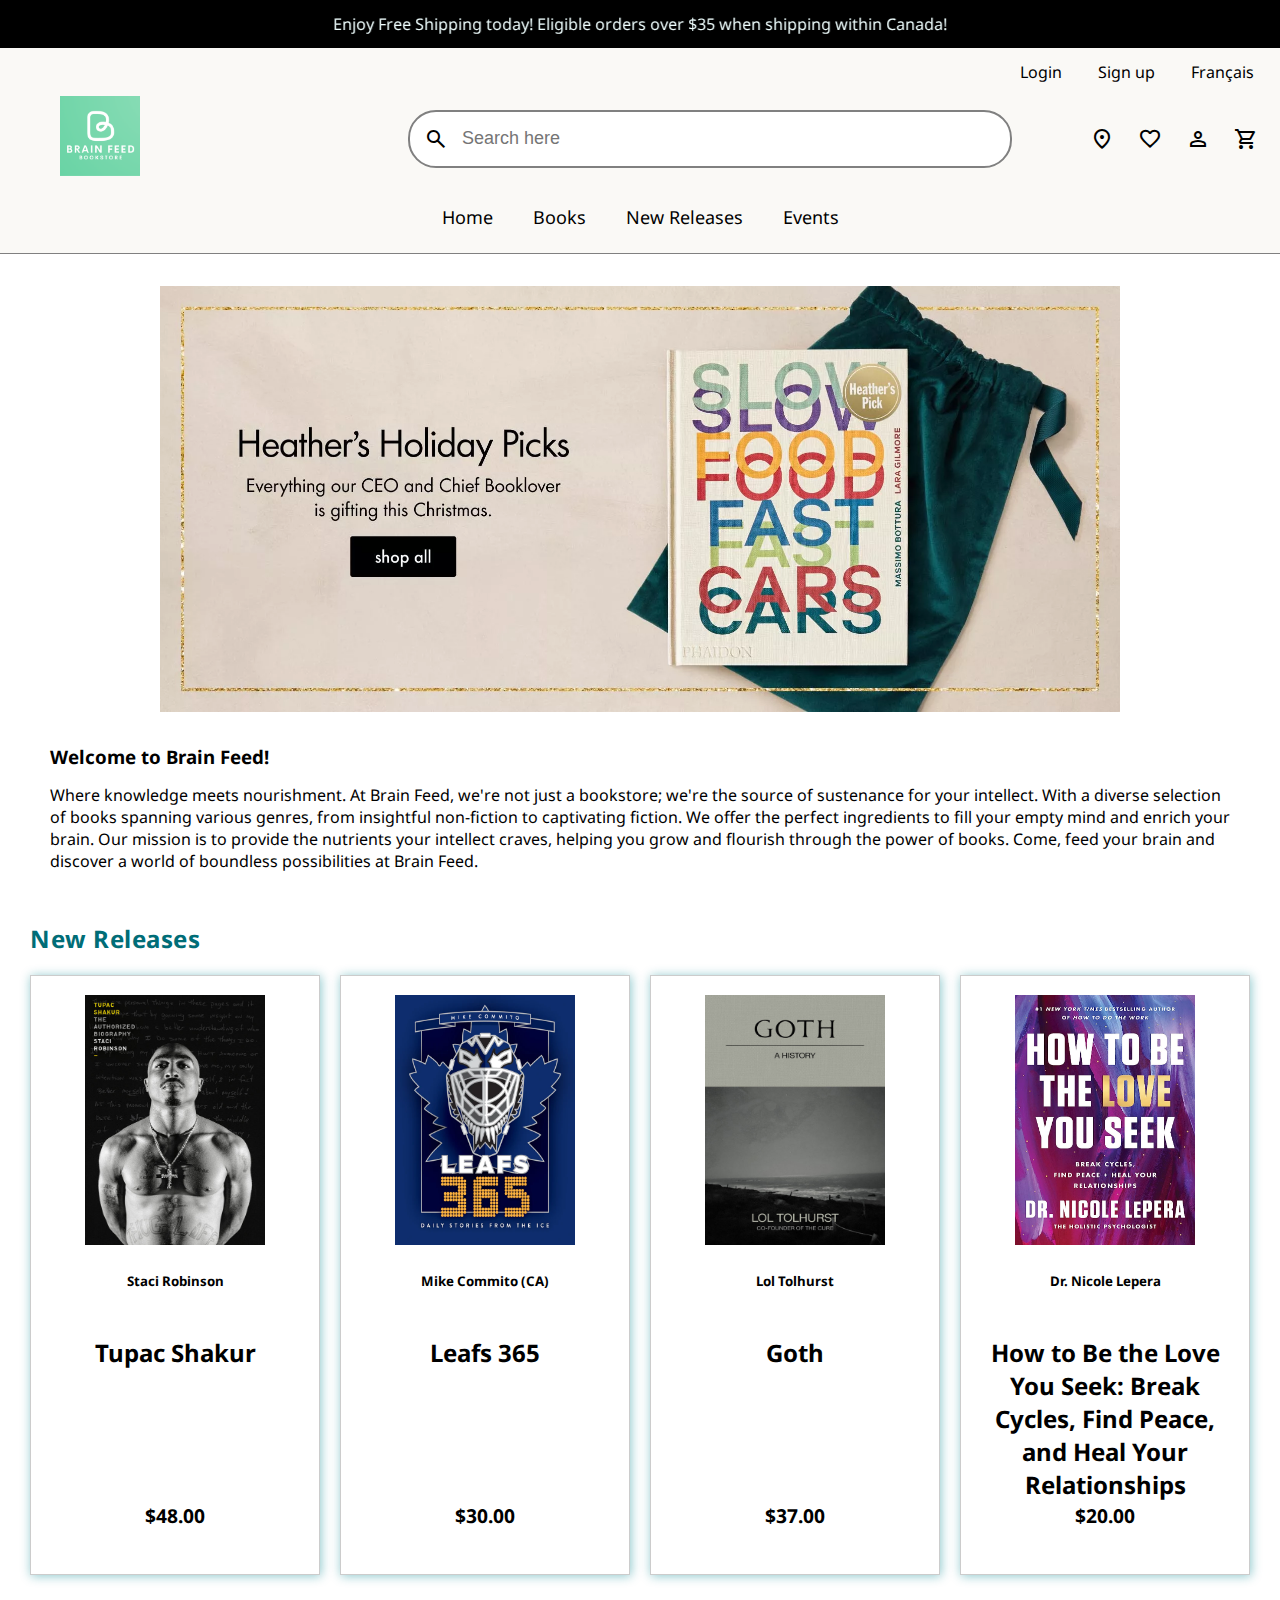
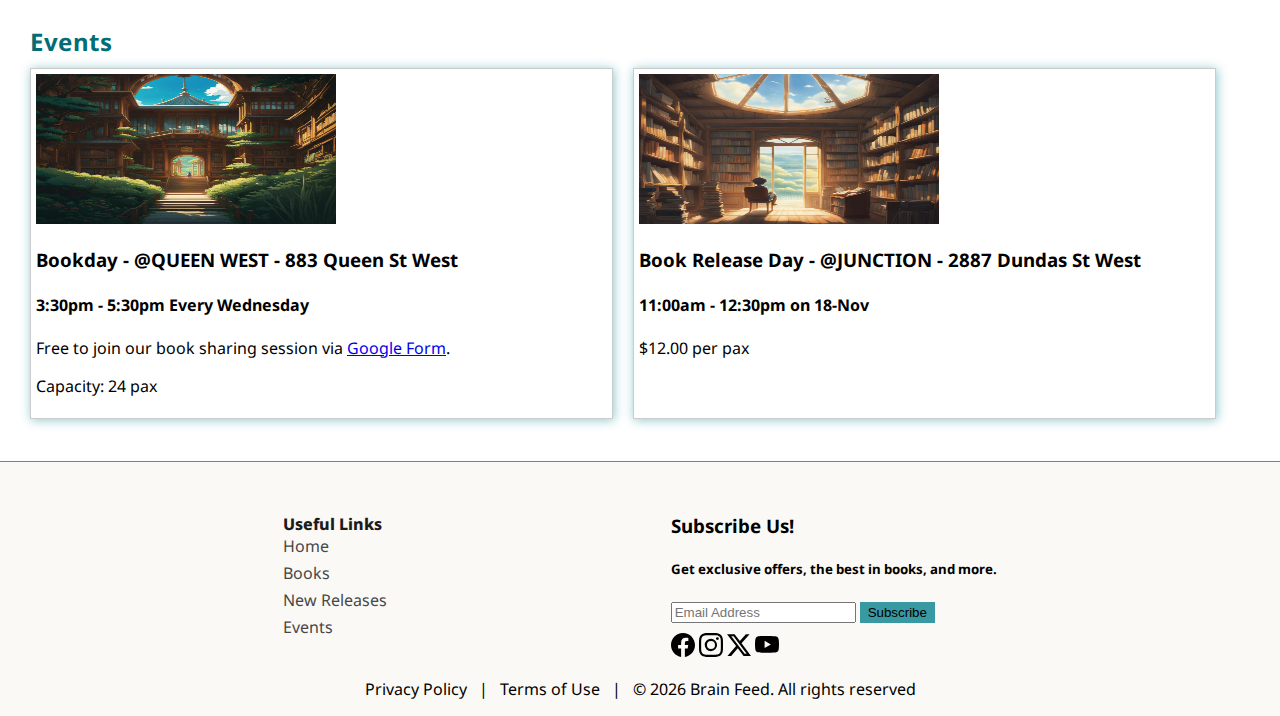
<file: index.html>
<!DOCTYPE html>
<html lang="en">
<head>
    <meta charset="UTF-8">
    <meta name="viewport" content="width=device-width, initial-scale=1.0">
    <title>Homepage - Brain Feed</title>
    <link rel="stylesheet", href="css/site.css">
    <link rel="icon" type="image/x-icon" href="images/logo.png">
    <link rel="stylesheet" href="https://fonts.googleapis.com/css2?family=Material+Symbols+Outlined:opsz,wght,FILL,GRAD@24,400,0,0" />
</head>
<body>
    <header>
        <div id="headertopbanner">
            <div class="marquee">
                <span id="topbanner">Enjoy Free Shipping today! Eligible orders over $35 when shipping within Canada!</span>
            </div>
        </div>
        <div id="headertop">
            <a href="webpages/login.html">Login</a>
            <a href="webpages/registration.html">Sign up</a>
            <a href="#">Français</a>
        </div>
        <div id="search">
            <div class="logo">
                <a href="index.html"><img class="logo" src="images/logo.png" alt="logo" height="80px" width="80px"></a>
            </div>
            <div id="searchingBar"> 
                <form role="search">
                    <span class="search-icon material-symbols-outlined">search</span>
                    <input class="search-bar" type="text" name="searchBar" id="searchBar" placeholder="Search here">
                </form>    
            </div>
            <div id="function">
                <nav>
                    <a href="#"><span class="header-icons material-symbols-outlined">location_on</span></a>
                    <a href="#"><span class="header-icons material-symbols-outlined">favorite</span></a>
                    <a href="webpages/login.html"><span class="header-icons material-symbols-outlined">person</span></a>
                    <a href="#"><span class="header-icons material-symbols-outlined">shopping_cart</span></a>
                </nav>
            </div>
        </div>
        <div class="navbar-head">
            <nav>
                <a href="index.html">Home</a>
                <a href="webpages/Books.html">Books</a>
                <a href="#newR">New Releases</a>
                <a href="#event">Events</a>
            </nav>
        </div>
    </header>
    <main>
        <div id="mainbanner"><a href="#"><img src="images/banner (1).png" alt="banner" width="75%"></a></div> <!-- https://www.indigo.ca/en-ca/ -->
        <div id="greeting">
            <h3>Welcome to Brain Feed!</h3>
            <p>Where knowledge meets nourishment. 
            At Brain Feed, we're not just a bookstore; we're the source of sustenance for your intellect. 
            With a diverse selection of books spanning various genres, from insightful non-fiction to captivating fiction. 
            We offer the perfect ingredients to fill your empty mind and enrich your brain. 
            Our mission is to provide the nutrients your intellect craves, helping you grow and flourish through the power of books. 
            Come, feed your brain and discover a world of boundless possibilities at Brain Feed.
            </p>
        </div>
        <h2 class="subheading">New Releases</h2>
        <div id="newR">
            <section class="newrelease">
                <a href="webpages/Books.html" target="_blank" title="Go to book"><img src="images/Tupac Shakur cover.jpeg" alt="tupacshakur" height="250" width="180"></a> <!-- image and content reference: https://typebooks.ca/products/9781524761042 -->
                <h5>Staci Robinson</h5>
                <h3>Tupac Shakur</h3>
                <h4>$48.00</h4>
            </section>
            <section class="newrelease">
                <a href="webpages/Books.html" target="_blank" title="Go to book"><img src="images/Leafs 365 cover.webp" alt="leafs365" height="250" width="180"></a> <!-- image and content reference: https://typebooks.ca/collections/new-arrivals/products/9781459751378 -->
                <h5>Mike Commito (CA)</h5>
                <h3>Leafs 365</h3>
                <h4>$30.00</h4>
            </section>
            <section class="newrelease">
                <a href="webpages/Books.html"target="_blank" title="Go to book"><img src="images/Goth cover.jpeg" alt="goth" height="250" width="180"></a> <!-- image and content reference: https://typebooks.ca/collections/new-arrivals/products/9780306828423 -->
                <h5>Lol Tolhurst</h5>
                <h3>Goth</h3>
                <h4>$37.00</h4>
            </section>
            <section class="newrelease">
                <a href="webpages/Books.html"target="_blank" title="Go to book"><img src="images/How to Be the Love You Seek- Break Cycles, Find Peace, and Heal Your Relationships.jpg" alt="goth" height="250" width="180"></a> <!-- image and content reference: https://www.amazon.ca/How-Love-You-Seek-Relationships/dp/0063267748 -->
                <h5>Dr. Nicole Lepera</h5>
                <h3>How to Be the Love You Seek: Break Cycles, Find Peace, and Heal Your Relationships</h3>
                <h4>$20.00</h4>
            </section>
        </div>
        <h2>Events</h2> <!-- reference: https://typebooks.ca/pages/%F0%9F%92%8C-events-->
        <div id="event">
            <section>
                <div class="events">
                    <a href="#" target="_blank" title="Go to event"><img src="images/event1.jpeg" alt="event1" height="150"" width="300"></a> <!--image reference: https://creator.nightcafe.studio/studio?open=creation&panelContext=%28jobId%3Aq8wEqvMUrZmxR8uX0b4j%29 -->
                    <h3>Bookday - @QUEEN WEST - 883 Queen St West</h3>
                    <h4>3:30pm - 5:30pm Every Wednesday</h4>
                    <p>Free to join our book sharing  session via <a href="https://forms.gle/eeY1nGjMkdbyhpJB8">Google Form</a>.</p>
                    <p>Capacity: 24 pax</p>
                </div>
            </section>
            <section>
                <div class="events">
                    <a href="#" target="_blank" title="Go to event"><img src="images/event2.jpeg" alt="event2" height="150" width="300"></a> <!--image reference: https://creator.nightcafe.studio/studio?open=creation&panelContext=%28jobId%3ApTKKqsQFuPpXzFZK5Qo0%29 -->
                    <h3>Book Release Day - @JUNCTION - 2887 Dundas St West</h3>
                    <h4>11:00am - 12:30pm on 18-Nov</h4>
                    <p>$12.00 per pax</p>
                </div>
            </section>
        </div>
    </main>
    <footer>
        <div class="social">
            <div class="linksnsubscribe">
                <div class="navbar-foot">
                    <span>Useful Links</span>
                    <nav>
                        <a href="index.html">Home</a>
                        <a href="webpages/Books.html">Books</a>
                        <a href="#newR">New Releases</a>
                        <a href="#event">Events</a>
                    </nav>
                </div>
                <div id="subscription">
                    <h3>Subscribe Us!</h3>
                    <h5>Get exclusive offers, the best in books, and more.</h5>
                    <form action="submit">
                        <input type="text" name="emailSubscribe" id="emailSubscribe" placeholder="Email Address">
                        <button class="subbutton" type="submit">Subscribe</button>
                    </form>
                    <nav>
                        <a href="#"><svg xmlns="http://www.w3.org/2000/svg" width="24" height="24" fill="currentColor" class="bi bi-facebook" viewBox="0 0 16 16"><path d="M16 8.049c0-4.446-3.582-8.05-8-8.05C3.58 0-.002 3.603-.002 8.05c0 4.017 2.926 7.347 6.75 7.951v-5.625h-2.03V8.05H6.75V6.275c0-2.017 1.195-3.131 3.022-3.131.876 0 1.791.157 1.791.157v1.98h-1.009c-.993 0-1.303.621-1.303 1.258v1.51h2.218l-.354 2.326H9.25V16c3.824-.604 6.75-3.934 6.75-7.951"/></svg></a>
                        <a href="#"><svg xmlns="http://www.w3.org/2000/svg" width="24" height="24" fill="currentColor" class="bi bi-instagram" viewBox="0 0 16 16"><path d="M8 0C5.829 0 5.556.01 4.703.048 3.85.088 3.269.222 2.76.42a3.917 3.917 0 0 0-1.417.923A3.927 3.927 0 0 0 .42 2.76C.222 3.268.087 3.85.048 4.7.01 5.555 0 5.827 0 8.001c0 2.172.01 2.444.048 3.297.04.852.174 1.433.372 1.942.205.526.478.972.923 1.417.444.445.89.719 1.416.923.51.198 1.09.333 1.942.372C5.555 15.99 5.827 16 8 16s2.444-.01 3.298-.048c.851-.04 1.434-.174 1.943-.372a3.916 3.916 0 0 0 1.416-.923c.445-.445.718-.891.923-1.417.197-.509.332-1.09.372-1.942C15.99 10.445 16 10.173 16 8s-.01-2.445-.048-3.299c-.04-.851-.175-1.433-.372-1.941a3.926 3.926 0 0 0-.923-1.417A3.911 3.911 0 0 0 13.24.42c-.51-.198-1.092-.333-1.943-.372C10.443.01 10.172 0 7.998 0h.003zm-.717 1.442h.718c2.136 0 2.389.007 3.232.046.78.035 1.204.166 1.486.275.373.145.64.319.92.599.28.28.453.546.598.92.11.281.24.705.275 1.485.039.843.047 1.096.047 3.231s-.008 2.389-.047 3.232c-.035.78-.166 1.203-.275 1.485a2.47 2.47 0 0 1-.599.919c-.28.28-.546.453-.92.598-.28.11-.704.24-1.485.276-.843.038-1.096.047-3.232.047s-2.39-.009-3.233-.047c-.78-.036-1.203-.166-1.485-.276a2.478 2.478 0 0 1-.92-.598 2.48 2.48 0 0 1-.6-.92c-.109-.281-.24-.705-.275-1.485-.038-.843-.046-1.096-.046-3.233 0-2.136.008-2.388.046-3.231.036-.78.166-1.204.276-1.486.145-.373.319-.64.599-.92.28-.28.546-.453.92-.598.282-.11.705-.24 1.485-.276.738-.034 1.024-.044 2.515-.045v.002zm4.988 1.328a.96.96 0 1 0 0 1.92.96.96 0 0 0 0-1.92zm-4.27 1.122a4.109 4.109 0 1 0 0 8.217 4.109 4.109 0 0 0 0-8.217zm0 1.441a2.667 2.667 0 1 1 0 5.334 2.667 2.667 0 0 1 0-5.334"/></svg></a>
                        <a href="#"><svg xmlns="http://www.w3.org/2000/svg" width="24" height="24" fill="currentColor" class="bi bi-twitter-x" viewBox="0 0 16 16"><path d="M12.6.75h2.454l-5.36 6.142L16 15.25h-4.937l-3.867-5.07-4.425 5.07H.316l5.733-6.57L0 .75h5.063l3.495 4.633L12.601.75Zm-.86 13.028h1.36L4.323 2.145H2.865l8.875 11.633Z"/></svg></a>
                        <a href=""><svg xmlns="http://www.w3.org/2000/svg" width="24" height="24" fill="currentColor" class="bi bi-youtube" viewBox="0 0 16 16"><path d="M8.051 1.999h.089c.822.003 4.987.033 6.11.335a2.01 2.01 0 0 1 1.415 1.42c.101.38.172.883.22 1.402l.01.104.022.26.008.104c.065.914.073 1.77.074 1.957v.075c-.001.194-.01 1.108-.082 2.06l-.008.105-.009.104c-.05.572-.124 1.14-.235 1.558a2.007 2.007 0 0 1-1.415 1.42c-1.16.312-5.569.334-6.18.335h-.142c-.309 0-1.587-.006-2.927-.052l-.17-.006-.087-.004-.171-.007-.171-.007c-1.11-.049-2.167-.128-2.654-.26a2.007 2.007 0 0 1-1.415-1.419c-.111-.417-.185-.986-.235-1.558L.09 9.82l-.008-.104A31.4 31.4 0 0 1 0 7.68v-.123c.002-.215.01-.958.064-1.778l.007-.103.003-.052.008-.104.022-.26.01-.104c.048-.519.119-1.023.22-1.402a2.007 2.007 0 0 1 1.415-1.42c.487-.13 1.544-.21 2.654-.26l.17-.007.172-.006.086-.003.171-.007A99.788 99.788 0 0 1 7.858 2h.193zM6.4 5.209v4.818l4.157-2.408z"/></svg></a>
                    </nav>
                </div>
            </div>
            <div id="disclaimer">
                <div class="disclaimers"><a href="#">Privacy Policy</a></div>
                <span>&nbsp;&nbsp;&nbsp;|&nbsp;&nbsp;&nbsp;</span>
                <div class="disclaimers"><a href="#">Terms of Use</a></div>
                <span>&nbsp;&nbsp;&nbsp;|&nbsp;&nbsp;&nbsp;</span>
                <script>
                    const today = new Date();
                    document.write(`\u00A9 ${today.getFullYear()} Brain Feed. All rights reserved`);
                </script>
            </div>
        </div>
    </footer>
</body>
</html>
</file>
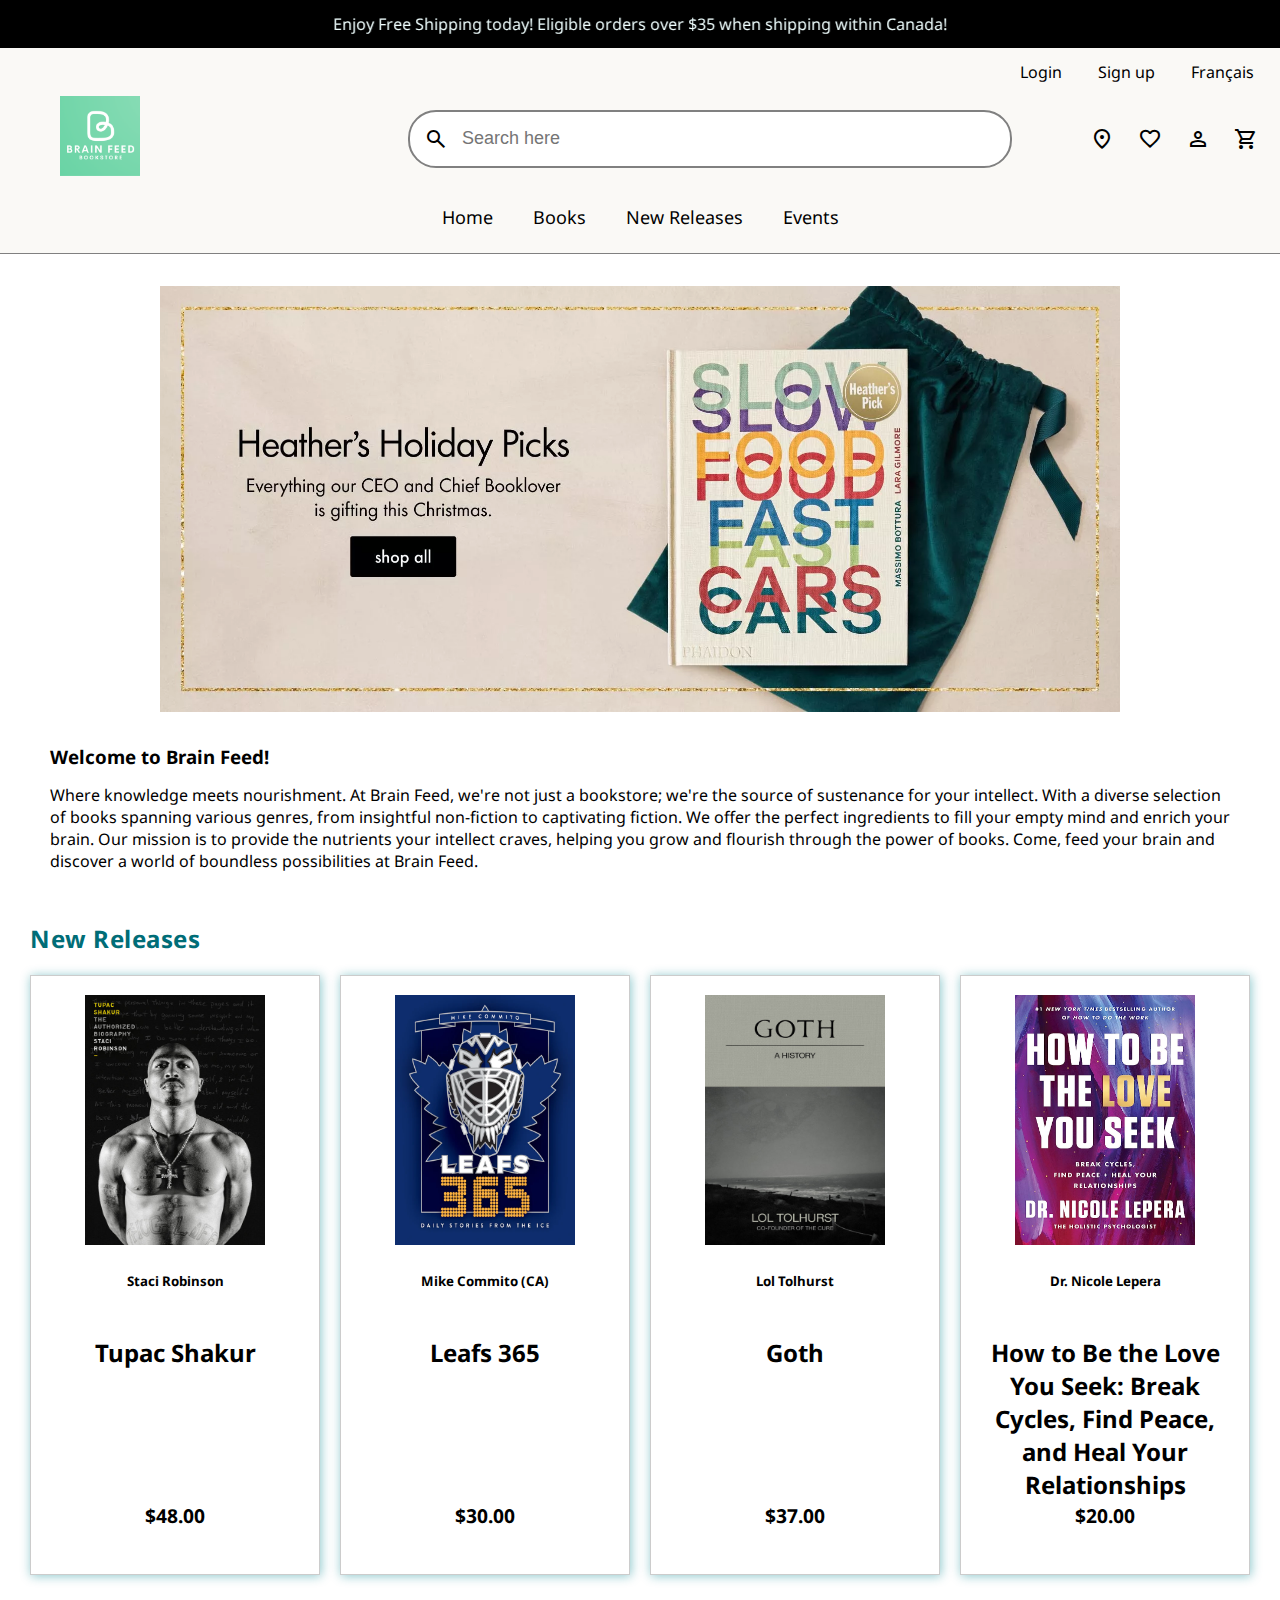
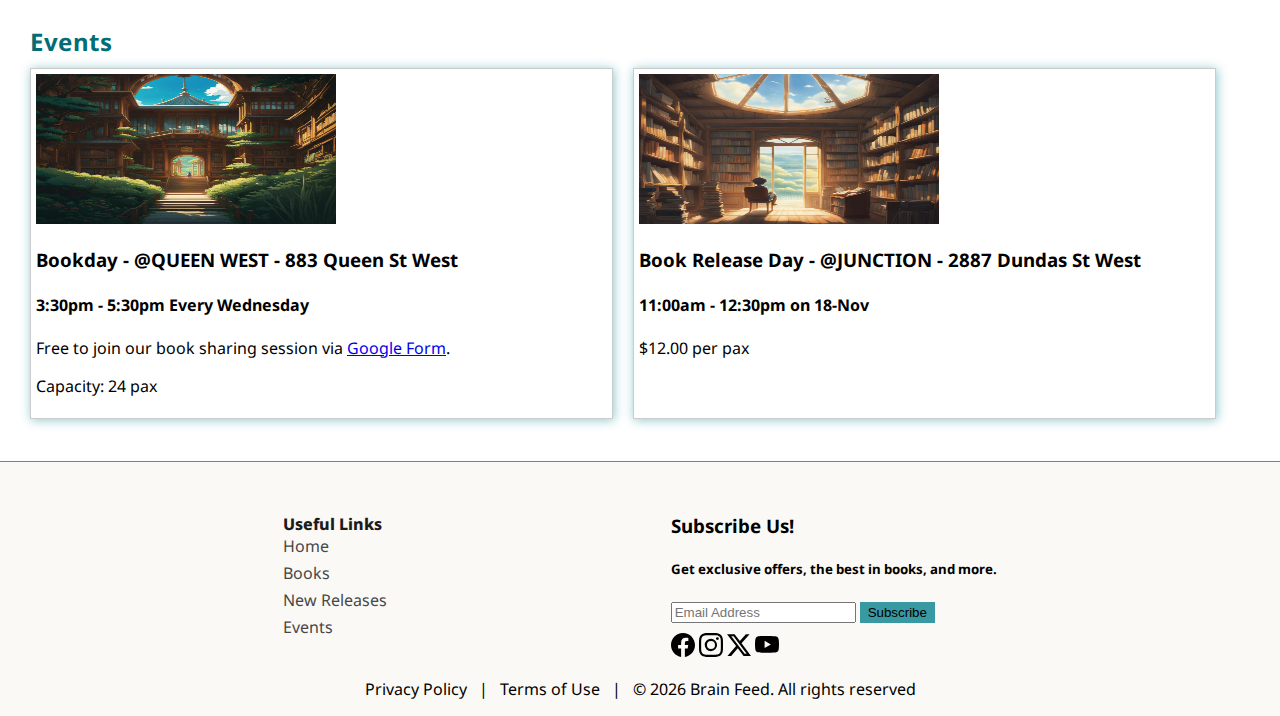
<file: homepage.html>
<!DOCTYPE html>
<html lang="en">
<head>
    <meta charset="UTF-8">
    <meta name="viewport" content="width=device-width, initial-scale=1.0">
    <title>Homepage - Brain Feed</title>
    <link rel="stylesheet", href="css/site.css">
    <link rel="icon" type="image/x-icon" href="images/logo.png">
    <link rel="stylesheet" href="https://fonts.googleapis.com/css2?family=Material+Symbols+Outlined:opsz,wght,FILL,GRAD@24,400,0,0" />
</head>
<body>
    <header>
        <div id="headertopbanner">
            <div class="marquee">
                <span id="topbanner">Enjoy Free Shipping today! Eligible orders over $35 when shipping within Canada!</span>
            </div>
        </div>
        <div id="headertop">
            <a href="login.html">Login</a>
            <a href="registration.html">Sign up</a>
            <a href="#">Français</a>
        </div>
        <div id="search">
            <div class="logo">
                <a href="../Final-Project-1/homepage.html"><img class="logo" src="images/logo.png" alt="logo" height="80px" width="80px"></a>
            </div>
            <div id="searchingBar"> 
                <form role="search">
                    <span class="search-icon material-symbols-outlined">search</span>
                    <input class="search-bar" type="text" name="searchBar" id="searchBar" placeholder="Search here">
                </form>    
            </div>
            <div id="function">
                <nav>
                    <a href="webpages/stores.html"><span class="header-icons material-symbols-outlined">location_on</span></a>
                    <a href="webpages/favoriteitem.html"><span class="header-icons material-symbols-outlined">favorite</span></a>
                    <a href="webpages/personinfo.html"><span class="header-icons material-symbols-outlined">person</span></a>
                    <a href="webpages/shoppingcart.html"><span class="header-icons material-symbols-outlined">shopping_cart</span></a>
                </nav>
            </div>
        </div>
        <div class="navbar-head">
            <nav>
                <a href="wireframe1.html">Home</a>
                <a href="webpages/Books.html">Books</a>
                <a href="#newR">New Releases</a>
                <a href="#event">Events</a>
            </nav>
        </div>
    </header>
    <main>
        <div id="mainbanner"><a href="webpages/Books.html"><img src="/images/banner (1).png" alt="banner" width="75%"></a></div> <!-- https://www.indigo.ca/en-ca/ -->
        <div id="greeting">
            <h3>Welcome to Brain Feed!</h3>
            <p>Where knowledge meets nourishment. 
            At Brain Feed, we're not just a bookstore; we're the source of sustenance for your intellect. 
            With a diverse selection of books spanning various genres, from insightful non-fiction to captivating fiction. 
            We offer the perfect ingredients to fill your empty mind and enrich your brain. 
            Our mission is to provide the nutrients your intellect craves, helping you grow and flourish through the power of books. 
            Come, feed your brain and discover a world of boundless possibilities at Brain Feed.
            </p>
        </div>
        <h2 class="subheading">New Releases</h2>
        <div id="newR">
            <section class="newrelease">
                <a href="webpages/TupacShakur.html" target="_blank" title="Go to book"><img src="images/Tupac Shakur cover.jpeg" alt="tupacshakur" height="250" width="180"></a> <!-- image and content reference: https://typebooks.ca/products/9781524761042 -->
                <h5>Staci Robinson</h5>
                <h3>Tupac Shakur</h3>
                <h4>$48.00</h4>
            </section>
            <section class="newrelease">
                <a href="webpages/leafs365.html" target="_blank" title="Go to book"><img src="images/Leafs 365 cover.webp" alt="leafs365" height="250" width="180"></a> <!-- image and content reference: https://typebooks.ca/collections/new-arrivals/products/9781459751378 -->
                <h5>Mike Commito (CA)</h5>
                <h3>Leafs 365</h3>
                <h4>$30.00</h4>
            </section>
            <section class="newrelease">
                <a href="webpages/goth.html"target="_blank" title="Go to book"><img src="images/Goth cover.jpeg" alt="goth" height="250" width="180"></a> <!-- image and content reference: https://typebooks.ca/collections/new-arrivals/products/9780306828423 -->
                <h5>Lol Tolhurst</h5>
                <h3>Goth</h3>
                <h4>$37.00</h4>
            </section>
            <section class="newrelease">
                <a href="webpages/howtobethelove.html"target="_blank" title="Go to book"><img src="images/How to Be the Love You Seek- Break Cycles, Find Peace, and Heal Your Relationships.jpg" alt="goth" height="250" width="180"></a> <!-- image and content reference: https://www.amazon.ca/How-Love-You-Seek-Relationships/dp/0063267748 -->
                <h5>Dr. Nicole Lepera</h5>
                <h3>How to Be the Love You Seek: Break Cycles, Find Peace, and Heal Your Relationships</h3>
                <h4>$20.00</h4>
            </section>
        </div>
        <h2>Events</h2> <!-- reference: https://typebooks.ca/pages/%F0%9F%92%8C-events-->
        <div id="event">
            <section>
                <div class="events">
                    <a href="webpages/event1.html" target="_blank" title="Go to event"><img src="images/event1.jpeg" alt="event1" height="150"" width="300"></a> <!--image reference: https://creator.nightcafe.studio/studio?open=creation&panelContext=%28jobId%3Aq8wEqvMUrZmxR8uX0b4j%29 -->
                    <h3>Bookday - @QUEEN WEST - 883 Queen St West</h3>
                    <h4>3:30pm - 5:30pm Every Wednesday</h4>
                    <p>Free to join our book sharing  session via <a href="https://forms.gle/eeY1nGjMkdbyhpJB8">Google Form</a>.</p>
                    <p>Capacity: 24 pax</p>
                </div>
            </section>
            <section>
                <div class="events">
                    <a href="webpages/event2.html" target="_blank" title="Go to event"><img src="images/event2.jpeg" alt="event2" height="150" width="300"></a> <!--image reference: https://creator.nightcafe.studio/studio?open=creation&panelContext=%28jobId%3ApTKKqsQFuPpXzFZK5Qo0%29 -->
                    <h3>Book Release Day - @JUNCTION - 2887 Dundas St West</h3>
                    <h4>11:00am - 12:30pm on 18-Nov</h4>
                    <p>$12.00 per pax</p>
                </div>
            </section>
        </div>
    </main>
    <footer>
        <div class="social">
            <div class="linksnsubscribe">
                <div class="navbar-foot">
                    <span>Useful Links</span>
                    <nav>
                        <a href="wireframe1.html">Home</a>
                        <a href="webpages/Books.html">Books</a>
                        <a href="#newR">New Releases</a>
                        <a href="#event">Events</a>
                    </nav>
                </div>
                <div id="subscription">
                    <h3>Subscribe Us!</h3>
                    <h5>Get exclusive offers, the best in books, and more.</h5>
                    <form action="submit">
                        <input type="text" name="emailSubscribe" id="emailSubscribe" placeholder="Email Address">
                        <button class="subbutton" type="submit">Subscribe</button>
                    </form>
                    <nav>
                        <a href="#"><svg xmlns="http://www.w3.org/2000/svg" width="24" height="24" fill="currentColor" class="bi bi-facebook" viewBox="0 0 16 16"><path d="M16 8.049c0-4.446-3.582-8.05-8-8.05C3.58 0-.002 3.603-.002 8.05c0 4.017 2.926 7.347 6.75 7.951v-5.625h-2.03V8.05H6.75V6.275c0-2.017 1.195-3.131 3.022-3.131.876 0 1.791.157 1.791.157v1.98h-1.009c-.993 0-1.303.621-1.303 1.258v1.51h2.218l-.354 2.326H9.25V16c3.824-.604 6.75-3.934 6.75-7.951"/></svg></a>
                        <a href="#"><svg xmlns="http://www.w3.org/2000/svg" width="24" height="24" fill="currentColor" class="bi bi-instagram" viewBox="0 0 16 16"><path d="M8 0C5.829 0 5.556.01 4.703.048 3.85.088 3.269.222 2.76.42a3.917 3.917 0 0 0-1.417.923A3.927 3.927 0 0 0 .42 2.76C.222 3.268.087 3.85.048 4.7.01 5.555 0 5.827 0 8.001c0 2.172.01 2.444.048 3.297.04.852.174 1.433.372 1.942.205.526.478.972.923 1.417.444.445.89.719 1.416.923.51.198 1.09.333 1.942.372C5.555 15.99 5.827 16 8 16s2.444-.01 3.298-.048c.851-.04 1.434-.174 1.943-.372a3.916 3.916 0 0 0 1.416-.923c.445-.445.718-.891.923-1.417.197-.509.332-1.09.372-1.942C15.99 10.445 16 10.173 16 8s-.01-2.445-.048-3.299c-.04-.851-.175-1.433-.372-1.941a3.926 3.926 0 0 0-.923-1.417A3.911 3.911 0 0 0 13.24.42c-.51-.198-1.092-.333-1.943-.372C10.443.01 10.172 0 7.998 0h.003zm-.717 1.442h.718c2.136 0 2.389.007 3.232.046.78.035 1.204.166 1.486.275.373.145.64.319.92.599.28.28.453.546.598.92.11.281.24.705.275 1.485.039.843.047 1.096.047 3.231s-.008 2.389-.047 3.232c-.035.78-.166 1.203-.275 1.485a2.47 2.47 0 0 1-.599.919c-.28.28-.546.453-.92.598-.28.11-.704.24-1.485.276-.843.038-1.096.047-3.232.047s-2.39-.009-3.233-.047c-.78-.036-1.203-.166-1.485-.276a2.478 2.478 0 0 1-.92-.598 2.48 2.48 0 0 1-.6-.92c-.109-.281-.24-.705-.275-1.485-.038-.843-.046-1.096-.046-3.233 0-2.136.008-2.388.046-3.231.036-.78.166-1.204.276-1.486.145-.373.319-.64.599-.92.28-.28.546-.453.92-.598.282-.11.705-.24 1.485-.276.738-.034 1.024-.044 2.515-.045v.002zm4.988 1.328a.96.96 0 1 0 0 1.92.96.96 0 0 0 0-1.92zm-4.27 1.122a4.109 4.109 0 1 0 0 8.217 4.109 4.109 0 0 0 0-8.217zm0 1.441a2.667 2.667 0 1 1 0 5.334 2.667 2.667 0 0 1 0-5.334"/></svg></a>
                        <a href="#"><svg xmlns="http://www.w3.org/2000/svg" width="24" height="24" fill="currentColor" class="bi bi-twitter-x" viewBox="0 0 16 16"><path d="M12.6.75h2.454l-5.36 6.142L16 15.25h-4.937l-3.867-5.07-4.425 5.07H.316l5.733-6.57L0 .75h5.063l3.495 4.633L12.601.75Zm-.86 13.028h1.36L4.323 2.145H2.865l8.875 11.633Z"/></svg></a>
                        <a href=""><svg xmlns="http://www.w3.org/2000/svg" width="24" height="24" fill="currentColor" class="bi bi-youtube" viewBox="0 0 16 16"><path d="M8.051 1.999h.089c.822.003 4.987.033 6.11.335a2.01 2.01 0 0 1 1.415 1.42c.101.38.172.883.22 1.402l.01.104.022.26.008.104c.065.914.073 1.77.074 1.957v.075c-.001.194-.01 1.108-.082 2.06l-.008.105-.009.104c-.05.572-.124 1.14-.235 1.558a2.007 2.007 0 0 1-1.415 1.42c-1.16.312-5.569.334-6.18.335h-.142c-.309 0-1.587-.006-2.927-.052l-.17-.006-.087-.004-.171-.007-.171-.007c-1.11-.049-2.167-.128-2.654-.26a2.007 2.007 0 0 1-1.415-1.419c-.111-.417-.185-.986-.235-1.558L.09 9.82l-.008-.104A31.4 31.4 0 0 1 0 7.68v-.123c.002-.215.01-.958.064-1.778l.007-.103.003-.052.008-.104.022-.26.01-.104c.048-.519.119-1.023.22-1.402a2.007 2.007 0 0 1 1.415-1.42c.487-.13 1.544-.21 2.654-.26l.17-.007.172-.006.086-.003.171-.007A99.788 99.788 0 0 1 7.858 2h.193zM6.4 5.209v4.818l4.157-2.408z"/></svg></a>
                    </nav>
                </div>
            </div>
            <div id="disclaimer">
                <div class="disclaimers"><a href="webpages/pp.html">Privacy Policy</a></div>
                <span>&nbsp;&nbsp;&nbsp;|&nbsp;&nbsp;&nbsp;</span>
                <div class="disclaimers"><a href="webpages/ToU.html">Terms of Use</a></div>
                <span>&nbsp;&nbsp;&nbsp;|&nbsp;&nbsp;&nbsp;</span>
                <script>
                    const today = new Date();
                    document.write(`\u00A9 ${today.getFullYear()} Brain Feed. All rights reserved`);
                </script>
            </div>
        </div>
    </footer>
</body>
</html>
</file>
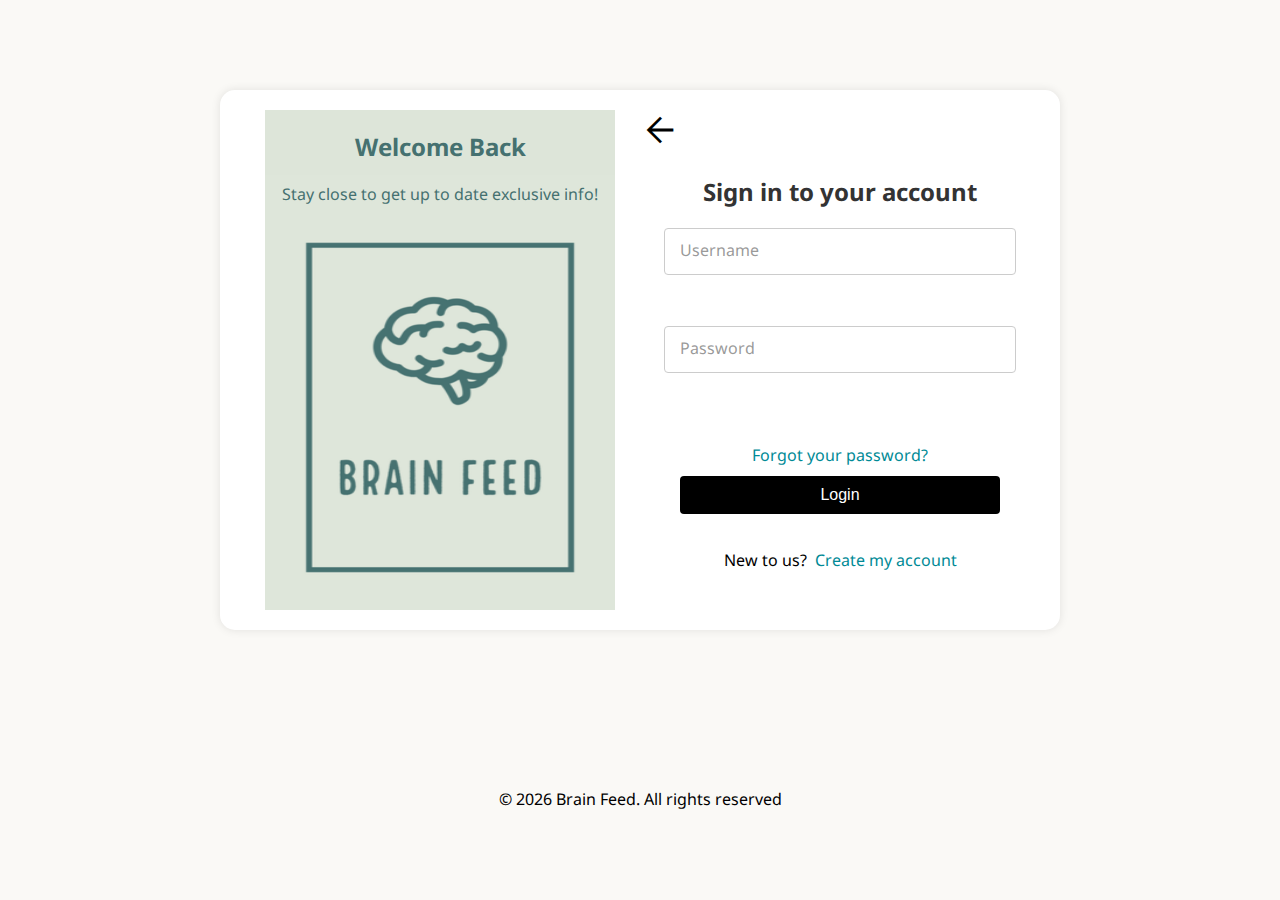
<file: login.html>
<!DOCTYPE html>
<html lang="en">
<head>
    <meta charset="UTF-8">
    <meta name="viewport" content="width=device-width, initial-scale=1.0">
    <title>Sign In - Brain Feed</title>
    <link rel="stylesheet", href="css/loginsite.css">
    <link rel="icon" type="image/x-icon" href="images/logo.png">
    <link rel="stylesheet" href="https://fonts.googleapis.com/css2?family=Material+Symbols+Outlined:opsz,wght,FILL,GRAD@24,400,0,0" />
</head>
<body>
    <div class="form-popup">    
        <div class="login-container">
            <div class="form-details">
                <h2>Welcome Back</h2>
                <p>Stay close to get up to date exclusive info!</p>
            </div>
            <div class="form-box">
                <div id="arrowback">
                    <a href="homepage.html"><span class="material-symbols-outlined">arrow_back</span></a>
                </div>
                <div id="mobile-logo"><img src="images/logo.png" alt="logo" height="80px" width="80px"></div>
                <h2>Sign in to your account</h2>
                <form action="#" method="post">
                    <div class="input-field">
                        <div class="input-box">
                            <input type="text" id="username" name="username" required>
                            <label for="username">Username</label>
                        </div>
                        <div class="error-msg">
                            <span id="usernameErrorMsg"></span>
                        </div>
                    </div>
                    <div class="input-field">
                        <div class="input-box">
                            <input type="password" id="password" name="password" required>
                            <label for="password">Password</label>
                        </div>
                        <div class="error-msg">
                            <span id="passwordErrorMsg"></span>
                        </div>
                    </div>
                    <div class="signin-field">
                        <a href="#">Forgot your password?</a>
                        <button id="login" type="button">Login</button>
                    </div>
                </form>
                <div class="bottomlink">
                    <span>New to us?</span>&nbsp;&nbsp;<a href="registration.html">Create my account</a>
                </div>
            </div>
        </div>
    </div>
    <footer>
        <div>
            <script>
                const today = new Date();
                document.write(`\u00A9 ${today.getFullYear()} Brain Feed. All rights reserved`);
            </script>
        </div>
    </footer>
    <script src="/js/loginValidate.js"></script>
</body>
</html>
</file>
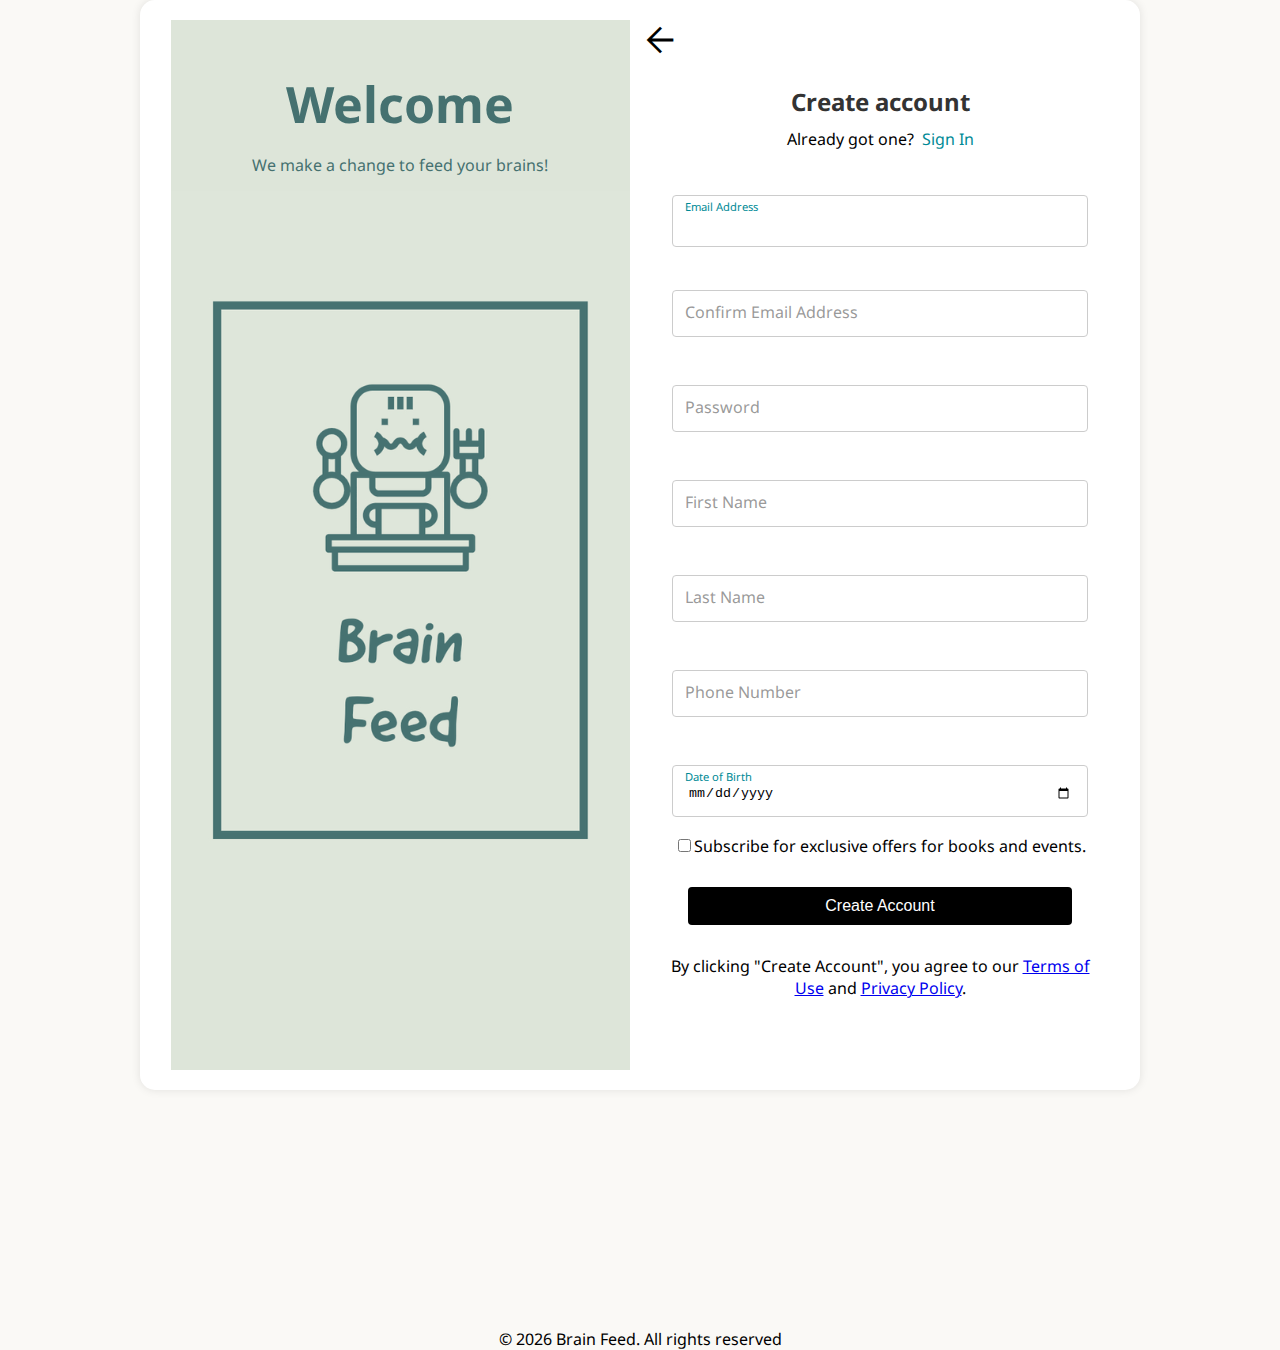
<file: registration.html>
<!DOCTYPE html>
<html lang="en">
<head>
    <meta charset="UTF-8">
    <meta name="viewport" content="width=device-width, initial-scale=1.0">
    <title>Registration - Brain Feed</title>
    <link rel="stylesheet", href="css/regPage.css">
    <link rel="icon" type="image/x-icon" href="images/logo.png">
    <link rel="stylesheet" href="https://fonts.googleapis.com/css2?family=Material+Symbols+Outlined:opsz,wght,FILL,GRAD@24,400,0,0" />
</head>
<body>
    <div class="form-popup">
        <div class="login-container">
            <div class="form-details">
                <h2>Welcome</h2>
                <p>We make a change to feed your brains!</p>
            </div>
            <div class="form-box">
                <div id="arrowback">
                    <a href="homepage.html"><span class="material-symbols-outlined">arrow_back</span></a>
                </div>
                <div id="mobile-logo">
                    <img src="images/logo.png" alt="logo" height="80px" width="80px">
                </div>
                <h2>Create account</h2>
                <div class="bottomlink">
                    <span>Already got one?</span>&nbsp;&nbsp;<a href="login.html">Sign In</a>
                </div>
                <form action="#" method="post">
                    <div>
                        <div class="input-field">
                            <input type="email" id="email" name="email" required>
                            <label for="email">Email Address</label>
                        </div>
                        <div class="errorBox">
                            <span id="emailError"></span>
                        </div>
                    </div>
                    <div>
                        <div class="input-field">
                            <input type="email" id="emailConfirm" name="emailConfirm" required>
                            <label for="emailConfirmError">Confirm Email Address</label>
                        </div>
                        <div class="errorBox">
                            <span id="emailConfirmErrorMsg"></span>
                        </div>
                    </div>
                    <div>
                        <div class="input-field">
                            <input type="password" id="password" name="password" required>
                            <label for="password">Password</label>
                        </div>
                        <div class="errorBox">
                            <span id="passwdErrorMsg"></span>
                        </div>
                    </div>
                    <div>
                        <div class="input-field">
                            <input type="text" id="fname" name="fname" required>
                            <label for="fname">First Name</label>
                        </div>
                        <div class="errorBox">
                            <span id="fnameErrorMsg"></span>
                        </div>
                    </div>
                    <div>    
                        <div class="input-field">
                            <input type="text" id="lname" name="lname" required>
                            <label for="lname">Last Name</label>
                        </div>
                        <div class="errorBox">
                            <span id="lnameErrorMsg"></span>
                        </div>
                    </div>
                    <div>
                        <div class="input-field">
                            <input type="tel" id="phoneNum" name="phoneNum" pattern="[0-9]{3}[0-9]{3}[0-9]{4}" required>
                            <label for="phoneNum">Phone Number</label>
                        </div>
                        <div class="errorBox">
                            <span id="numErrorMsg"></span>
                        </div>
                    </div>
                    <div class="input-field">
                        <input type="date" name="birthYear" id="birthYear" value={expDate}>
                        <label for="birthYear">Date of Birth</label>
                        <span id="dobErrorMsg"></span>
                    </div>
                    <div class="subscription-checkbox">
                        <div>
                            <input type="checkbox" name="term-agree-checkbox" id="term-agree-checkbox" required>
                        </div>
                        <div>
                            <label id="term-agree-checkbox" for="term-agree-checkbox">Subscribe for exclusive offers for books and events.</label>
                        </div>
                    </div>
                    <div class="signin-field">
                        <button id="submit" type="submit">Create Account</button>
                    </div>
                    <div class="term-agree-sentence">
                        <span>By clicking "Create Account", you agree to our <a href="webpages/ToU.html">Terms of Use</a> and <a href="webpages/pp.html">Privacy Policy</a>.</span>
                    </div>
                </form>
            </div>
        </div>
    </div>
    <footer>
        <div>
            <script>
                const today = new Date();
                document.write(`\u00A9 ${today.getFullYear()} Brain Feed. All rights reserved`);
            </script>
        </div>
    </footer>
    <script src="js/formValidate.js"></script>
</body>
</html>
</file>
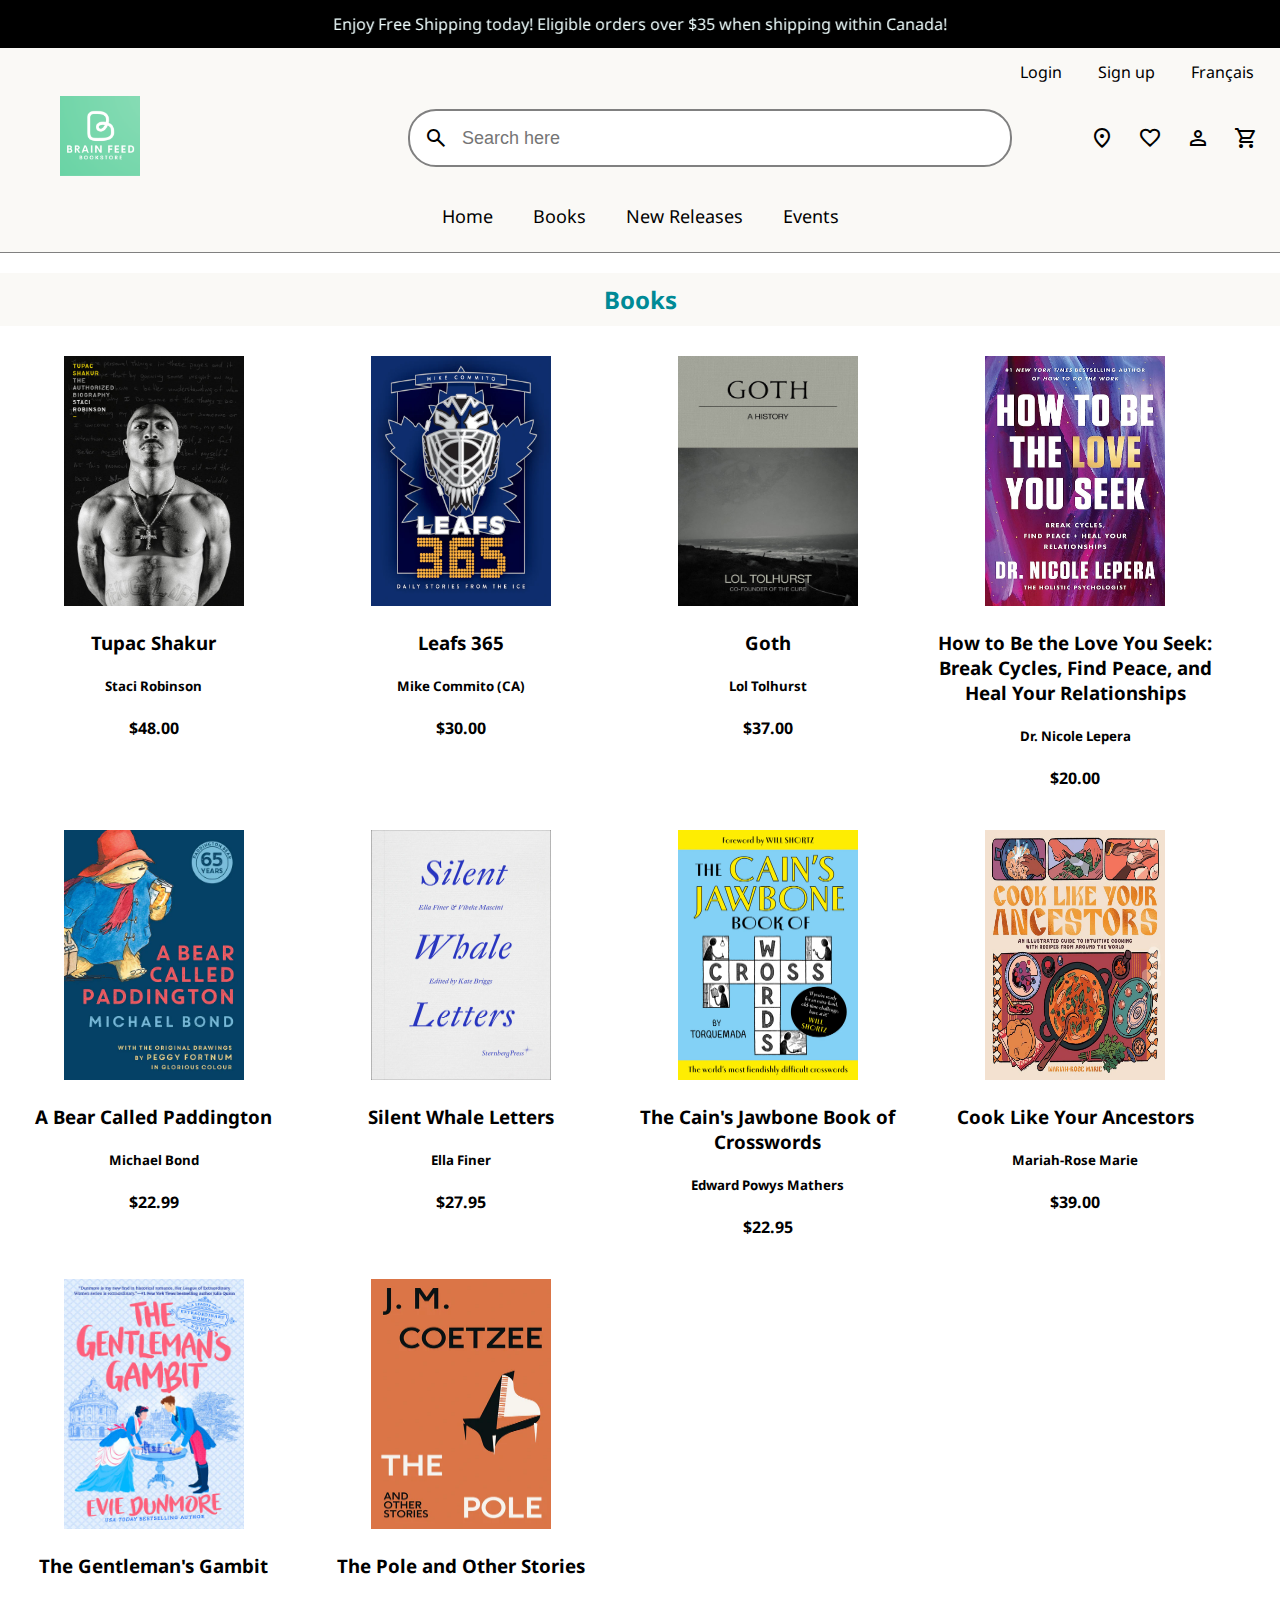
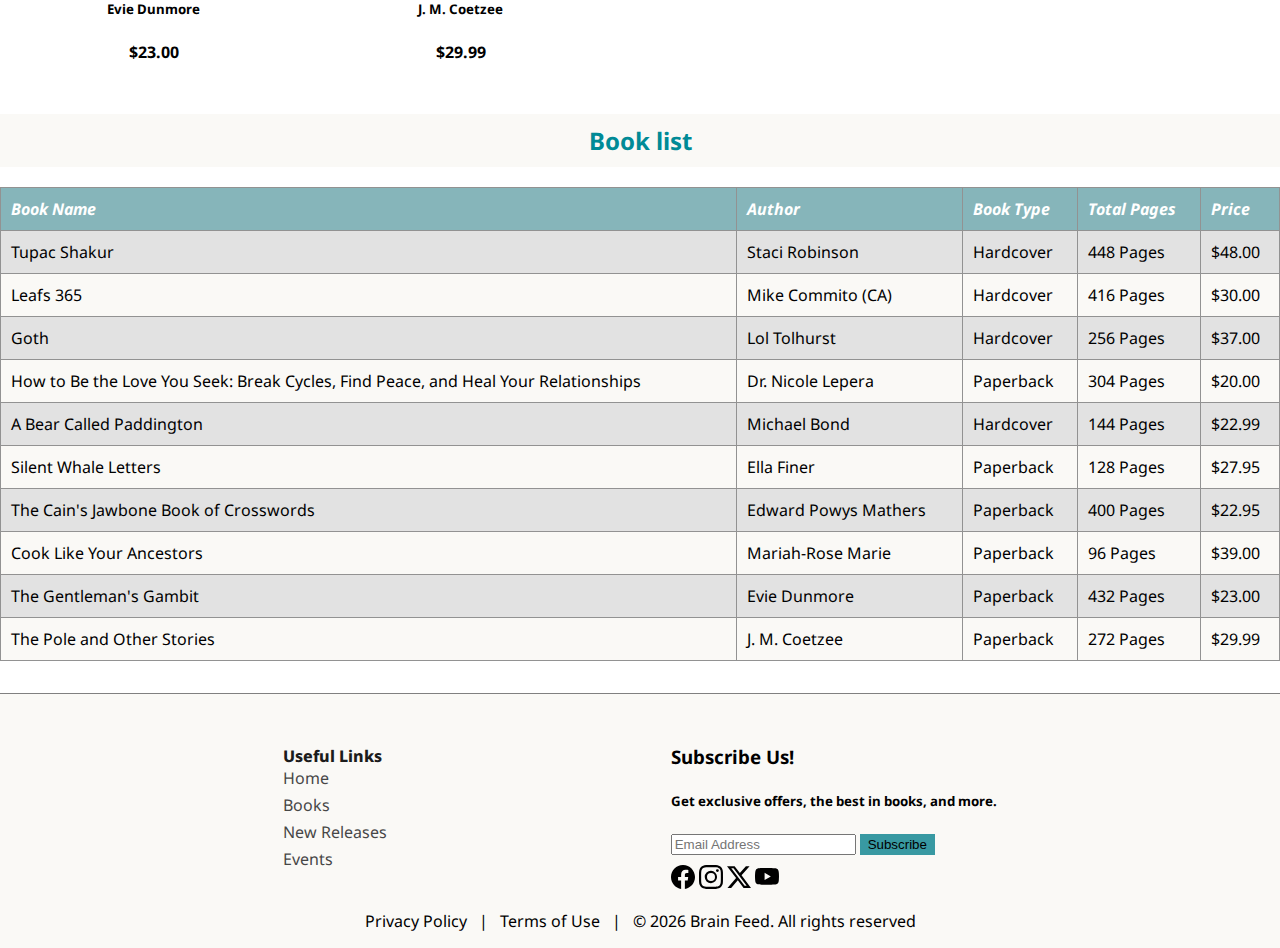
<file: webpages/Books.html>
<!DOCTYPE html>
<html lang="en">
<head>
    <meta charset="UTF-8">
    <meta name="viewport" content="width=device-width, initial-scale=1.0">
    <title>Books</title>
    <link rel="stylesheet", href="../css/books.css">
    <link rel="icon" type="image/x-icon" href="../images/logo.png">
    <link rel="stylesheet" href="https://fonts.googleapis.com/css2?family=Material+Symbols+Outlined:opsz,wght,FILL,GRAD@24,400,0,0" />
</head>
<body>
    <header>
        <div id="headertopbanner">
            <div class="marquee">
                <span id="topbanner">Enjoy Free Shipping today! Eligible orders over $35 when shipping within Canada!</span>
            </div>
        </div>
        <div id="headertop">
            <a href="login.html">Login</a>
            <a href="registration.html">Sign up</a>
            <a href="#">Français</a>
        </div>
        <div id="search">
            <div class="logo">
                <a href="../index.html"><img class="logo" src="../images/logo.png" alt="logo" height="80px" width="80px"></a>
            </div>
            <div id="searchingBar"> 
                <form role="search">
                    <span class="search-icon material-symbols-outlined">search</span>
                    <input class="search-bar" type="text" name="searchBar" id="searchBar" placeholder="Search here">
                </form>    
            </div>
            <div id="function">
                <nav>
                    <a href="#"><span class="header-icons material-symbols-outlined">location_on</span></a>
                    <a href="#"><span class="header-icons material-symbols-outlined">favorite</span></a>
                    <a href="login.html"><span class="header-icons material-symbols-outlined">person</span></a>
                    <a href="#"><span class="header-icons material-symbols-outlined">shopping_cart</span></a>
                </nav>
            </div>
        </div>
        <div class="navbar-head">
            <nav>
                <a href="../index.html">Home</a>
                <a href="Books.html">Books</a>
                <a href="../index.html#newR">New Releases</a>
                <a href="../index.html#event">Events</a>
            </nav>
        </div>
    </header>
    <main>
    <h2>Books</h2>
    <div id="books">
        <section class="book">
            <a href="jQuery.html"><img src="../images/Tupac Shakur cover.jpeg" alt="tupacshakur" height="250" width="180"></a> <!-- image and content reference: https://typebooks.ca/products/9781524761042 -->
            <h3>Tupac Shakur</h3>
            <h5>Staci Robinson</h5>
            <h4>$48.00</h4>
        </section>
        <section class="book">
            <a href="jQuery.html"><img src="../images/Leafs 365 cover.webp" alt="leafs365" height="250" width="180"></a> <!-- image and content reference: https://typebooks.ca/collections/new-arrivals/products/9781459751378 -->
            <h3>Leafs 365</h3>
            <h5>Mike Commito (CA)</h5>
            <h4>$30.00</h4>
        </section>
        <section class="book">
            <a href="jQuery.html"><img src="../images/Goth cover.jpeg" alt="goth" height="250" width="180"></a> <!-- image and content reference: https://typebooks.ca/collections/new-arrivals/products/9780306828423 -->
            <h3>Goth</h3>
            <h5>Lol Tolhurst</h5>
            <h4>$37.00</h4>
        </section>
        <section>
            <a href="jQuery.html"><img src="../images/How to Be the Love You Seek- Break Cycles, Find Peace, and Heal Your Relationships.jpg" alt="poleAndOtherStories" height="250" width="180"></a> <!-- image and content reference: https://www.amazon.ca/How-Love-You-Seek-Relationships/dp/0063267748 -->
            <h3>How to Be the Love You Seek: Break Cycles, Find Peace, and Heal Your Relationships</h3>
            <h5>Dr. Nicole Lepera</h5>
            <h4>$20.00</h4>
        </section>
        <section>
            <a href="jQuery.html"><img src="../images/Paddington.webp" alt="paddington" height="250" width="180"></a> <!-- image and content reference: https://typebooks.ca/collections/new-arrivals/products/9780008589035 -->
            <h3>A Bear Called Paddington</h3>
            <h5>Michael Bond</h5>
            <h4>$22.99</h4>
        </section>
        <section>
            <a href="jQuery.html"><img src="../images/whaleletter.webp" alt="whaleletter" height="250" width="180"></a> <!-- image and content reference: https://typebooks.ca/collections/new-arrivals/products/9781915609021 -->
            <h3>Silent Whale Letters</h3>
            <h5>Ella Finer</h5>
            <h4>$27.95</h4>
        </section>
        <section>
            <a href="jQuery.html"><img src="../images/BookOfCrosswords.webp" alt="bookOfCrosswords" height="250" width="180"></a> <!-- image and content reference: https://typebooks.ca/collections/new-arrivals/products/9781789651669 -->
            <h3>The Cain's Jawbone Book of Crosswords</h3>
            <h5>Edward Powys Mathers</h5>
            <h4>$22.95</h4>
        </section>
        <section>
            <a href="jQuery.html"><img src="../images/cookLikeAncestors.webp" alt="cookLikeAncestors" height="250" width="180"></a> <!-- image and content reference: https://typebooks.ca/collections/new-arrivals/products/9798886200300 -->
            <h3>Cook Like Your Ancestors</h3>
            <h5>Mariah-Rose Marie</h5>
            <h4>$39.00</h4>
        </section>
        <section>
            <a href="jQuery.html"><img src="../images/gentleman'sGambit.jpeg" alt="gentleman'sGambit" height="250" width="180"></a> <!-- image and content reference: https://typebooks.ca/collections/new-arrivals/products/9780593334669 -->
            <h3>The Gentleman's Gambit</h3>
            <h5>Evie Dunmore</h5>
            <h4>$23.00</h4>
        </section>
        <section>
            <a href="jQuery.html"><img src="../images/poleAndOtherStories.webp" alt="poleAndOtherStories" height="250" width="180"></a> <!-- image and content reference: https://typebooks.ca/collections/new-arrivals/products/9781787304062 -->
            <h3>The Pole and Other Stories</h3>
            <h5>J. M. Coetzee</h5>
            <h4>$29.99</h4>
        </section>
    </div>
    <h2>Book list</h2>
    <div id="table">
        <table>
            <tr>
                <th>Book Name</th>
                <th>Author</th>
                <th>Book Type</th>
                <th>Total Pages</th>
                <th>Price</th>
            </tr>
            <tr>
                <td><a href="jQuery.html">Tupac Shakur</a></td>
                <td>Staci Robinson</td>
                <td>Hardcover</td>
                <td>448 Pages</td>
                <td>$48.00</td>
            </tr>
            <tr>
                <td><a href="jQuery.html">Leafs 365</a></td>
                <td>Mike Commito (CA)</td>
                <td>Hardcover</td>
                <td>416 Pages</td>
                <td>$30.00</td>
            </tr>
            <tr>
                <td><a href="jQuery.html">Goth</a></td>
                <td>Lol Tolhurst</td>
                <td>Hardcover</td>
                <td>256 Pages</td>
                <td>$37.00</td>
            </tr>
            <tr>
                <td><a href="jQuery.html">How to Be the Love You Seek: Break Cycles, Find Peace, and Heal Your Relationships</a></td>
                <td>Dr. Nicole Lepera</td>
                <td>Paperback</td>
                <td>304 Pages</td>
                <td>$20.00</td>
            </tr>
            <tr>
                <td><a href="jQuery.html">A Bear Called Paddington</a></td>
                <td>Michael Bond</td>
                <td>Hardcover</td>
                <td>144 Pages</td>
                <td>$22.99</td>
            </tr>
            <tr>
                <td><a href="jQuery.html">Silent Whale Letters</a></td>
                <td>Ella Finer</td>
                <td>Paperback</td>
                <td>128 Pages</td>
                <td>$27.95</td>
            </tr>
            <tr>
                <td><a href="jQuery.html">The Cain's Jawbone Book of Crosswords</a></td>
                <td>Edward Powys Mathers</td>
                <td>Paperback</td>
                <td>400 Pages</td>
                <td>$22.95</td>
            </tr>
            <tr>
                <td><a href="jQuery.html">Cook Like Your Ancestors</a></td>
                <td>Mariah-Rose Marie</td>
                <td>Paperback</td>
                <td>96 Pages</td>
                <td>$39.00</td>
            </tr>
            <tr>
                <td><a href="jQuery.html">The Gentleman's Gambit</a></td>
                <td>Evie Dunmore</td>
                <td>Paperback</td>
                <td>432 Pages</td>
                <td>$23.00</td>
            </tr>
            <tr>
                <td><a href="jQuery.html">The Pole and Other Stories</a></td>
                <td>J. M. Coetzee</td>
                <td>Paperback</td>
                <td>272 Pages</td>
                <td>$29.99</td>
            </tr>
        </table>
    </div>
    </main>
    <footer>
        <div class="social">
            <div class="linksnsubscribe">
                <div class="navbar-foot">
                    <span>Useful Links</span>
                    <nav>
                        <a href="../index.html">Home</a>
                        <a href="Books.html">Books</a>
                        <a href="../index.html#newR">New Releases</a>
                        <a href="../index.html#event">Events</a>
                    </nav>
                </div>
                <div id="subscription">
                    <h3>Subscribe Us!</h3>
                    <h5>Get exclusive offers, the best in books, and more.</h5>
                    <form action="submit">
                        <input type="text" name="emailSubscribe" id="emailSubscribe" placeholder="Email Address">
                        <button class="subbutton" type="submit">Subscribe</button>
                    </form>
                    <nav>
                        <a href="#"><svg xmlns="http://www.w3.org/2000/svg" width="24" height="24" fill="currentColor" class="bi bi-facebook" viewBox="0 0 16 16"><path d="M16 8.049c0-4.446-3.582-8.05-8-8.05C3.58 0-.002 3.603-.002 8.05c0 4.017 2.926 7.347 6.75 7.951v-5.625h-2.03V8.05H6.75V6.275c0-2.017 1.195-3.131 3.022-3.131.876 0 1.791.157 1.791.157v1.98h-1.009c-.993 0-1.303.621-1.303 1.258v1.51h2.218l-.354 2.326H9.25V16c3.824-.604 6.75-3.934 6.75-7.951"/></svg></a>
                        <a href="#"><svg xmlns="http://www.w3.org/2000/svg" width="24" height="24" fill="currentColor" class="bi bi-instagram" viewBox="0 0 16 16"><path d="M8 0C5.829 0 5.556.01 4.703.048 3.85.088 3.269.222 2.76.42a3.917 3.917 0 0 0-1.417.923A3.927 3.927 0 0 0 .42 2.76C.222 3.268.087 3.85.048 4.7.01 5.555 0 5.827 0 8.001c0 2.172.01 2.444.048 3.297.04.852.174 1.433.372 1.942.205.526.478.972.923 1.417.444.445.89.719 1.416.923.51.198 1.09.333 1.942.372C5.555 15.99 5.827 16 8 16s2.444-.01 3.298-.048c.851-.04 1.434-.174 1.943-.372a3.916 3.916 0 0 0 1.416-.923c.445-.445.718-.891.923-1.417.197-.509.332-1.09.372-1.942C15.99 10.445 16 10.173 16 8s-.01-2.445-.048-3.299c-.04-.851-.175-1.433-.372-1.941a3.926 3.926 0 0 0-.923-1.417A3.911 3.911 0 0 0 13.24.42c-.51-.198-1.092-.333-1.943-.372C10.443.01 10.172 0 7.998 0h.003zm-.717 1.442h.718c2.136 0 2.389.007 3.232.046.78.035 1.204.166 1.486.275.373.145.64.319.92.599.28.28.453.546.598.92.11.281.24.705.275 1.485.039.843.047 1.096.047 3.231s-.008 2.389-.047 3.232c-.035.78-.166 1.203-.275 1.485a2.47 2.47 0 0 1-.599.919c-.28.28-.546.453-.92.598-.28.11-.704.24-1.485.276-.843.038-1.096.047-3.232.047s-2.39-.009-3.233-.047c-.78-.036-1.203-.166-1.485-.276a2.478 2.478 0 0 1-.92-.598 2.48 2.48 0 0 1-.6-.92c-.109-.281-.24-.705-.275-1.485-.038-.843-.046-1.096-.046-3.233 0-2.136.008-2.388.046-3.231.036-.78.166-1.204.276-1.486.145-.373.319-.64.599-.92.28-.28.546-.453.92-.598.282-.11.705-.24 1.485-.276.738-.034 1.024-.044 2.515-.045v.002zm4.988 1.328a.96.96 0 1 0 0 1.92.96.96 0 0 0 0-1.92zm-4.27 1.122a4.109 4.109 0 1 0 0 8.217 4.109 4.109 0 0 0 0-8.217zm0 1.441a2.667 2.667 0 1 1 0 5.334 2.667 2.667 0 0 1 0-5.334"/></svg></a>
                        <a href="#"><svg xmlns="http://www.w3.org/2000/svg" width="24" height="24" fill="currentColor" class="bi bi-twitter-x" viewBox="0 0 16 16"><path d="M12.6.75h2.454l-5.36 6.142L16 15.25h-4.937l-3.867-5.07-4.425 5.07H.316l5.733-6.57L0 .75h5.063l3.495 4.633L12.601.75Zm-.86 13.028h1.36L4.323 2.145H2.865l8.875 11.633Z"/></svg></a>
                        <a href=""><svg xmlns="http://www.w3.org/2000/svg" width="24" height="24" fill="currentColor" class="bi bi-youtube" viewBox="0 0 16 16"><path d="M8.051 1.999h.089c.822.003 4.987.033 6.11.335a2.01 2.01 0 0 1 1.415 1.42c.101.38.172.883.22 1.402l.01.104.022.26.008.104c.065.914.073 1.77.074 1.957v.075c-.001.194-.01 1.108-.082 2.06l-.008.105-.009.104c-.05.572-.124 1.14-.235 1.558a2.007 2.007 0 0 1-1.415 1.42c-1.16.312-5.569.334-6.18.335h-.142c-.309 0-1.587-.006-2.927-.052l-.17-.006-.087-.004-.171-.007-.171-.007c-1.11-.049-2.167-.128-2.654-.26a2.007 2.007 0 0 1-1.415-1.419c-.111-.417-.185-.986-.235-1.558L.09 9.82l-.008-.104A31.4 31.4 0 0 1 0 7.68v-.123c.002-.215.01-.958.064-1.778l.007-.103.003-.052.008-.104.022-.26.01-.104c.048-.519.119-1.023.22-1.402a2.007 2.007 0 0 1 1.415-1.42c.487-.13 1.544-.21 2.654-.26l.17-.007.172-.006.086-.003.171-.007A99.788 99.788 0 0 1 7.858 2h.193zM6.4 5.209v4.818l4.157-2.408z"/></svg></a>
                    </nav>
                </div>
            </div>
            <div id="disclaimer">
                <div class="disclaimers"><a href="#">Privacy Policy</a></div>
                <span>&nbsp;&nbsp;&nbsp;|&nbsp;&nbsp;&nbsp;</span>
                <div class="disclaimers"><a href="#">Terms of Use</a></div>
                <span>&nbsp;&nbsp;&nbsp;|&nbsp;&nbsp;&nbsp;</span>
                <script>
                    const today = new Date();
                    document.write(`\u00A9 ${today.getFullYear()} Brain Feed. All rights reserved`);
                </script>
            </div>
        </div>
    </footer>
</body>
</html>
</file>
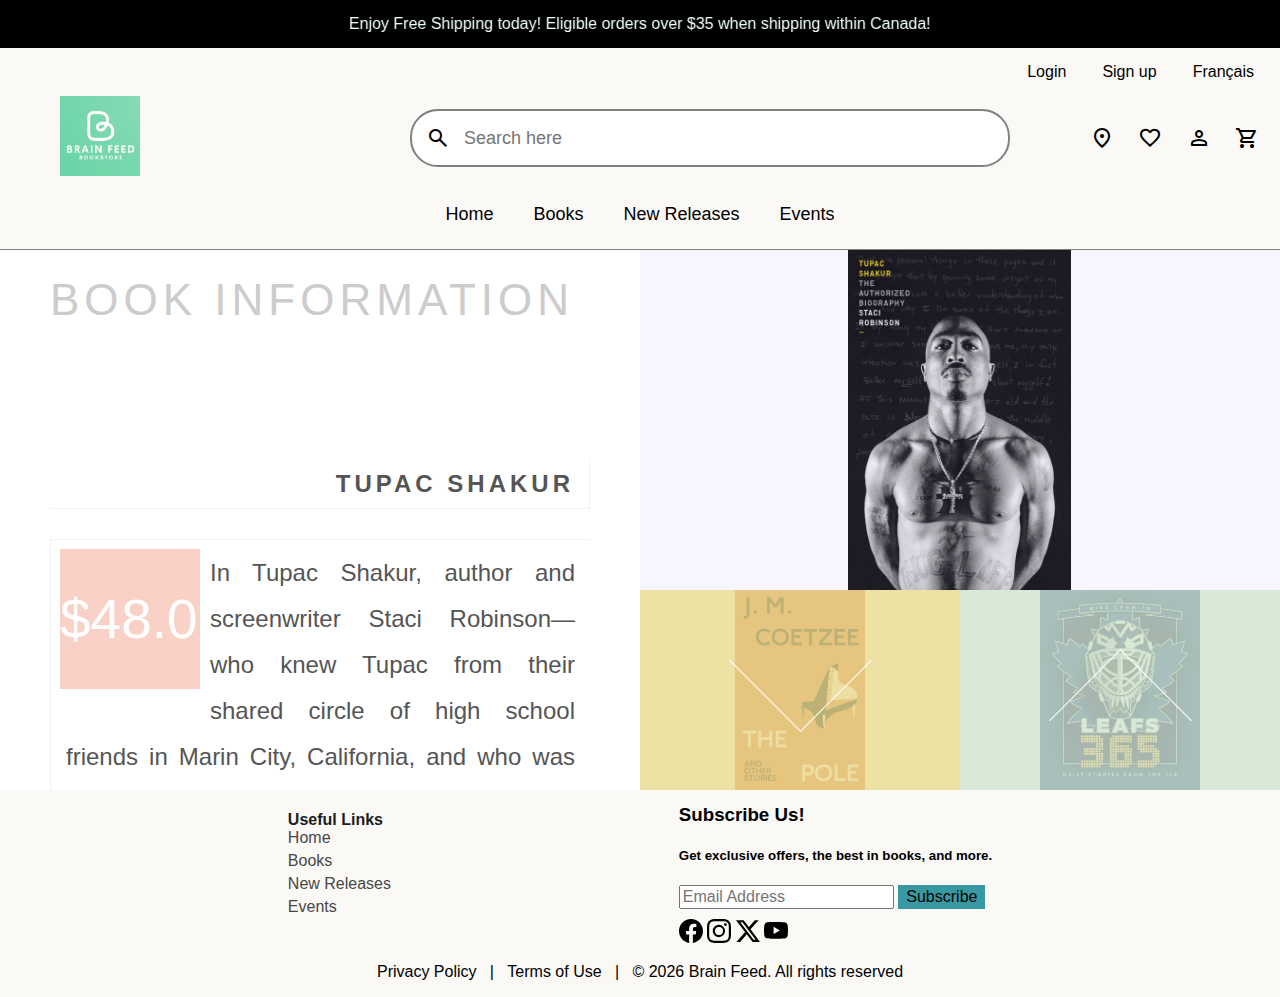
<file: webpages/jQuery.html>
﻿<!DOCTYPE html>
<html lang="en">
<head>
    <meta charset="UTF-8" />
    <meta name="viewport" content="width=device-width, initial-scale=1.0">
    <title>Book information</title>
    <link rel="icon" type="image/x-icon" href="../images/logo.png">
    <link rel="stylesheet" href="../css/style.css">
    <link rel="stylesheet" href="https://fonts.googleapis.com/css2?family=Material+Symbols+Outlined:opsz,wght,FILL,GRAD@24,400,0,0" />
    <script src="https://code.jquery.com/jquery-3.3.1.min.js" integrity="sha384-tsQFqpEReu7ZLhBV2VZlAu7zcOV+rXbYlF2cqB8txI/8aZajjp4Bqd+V6D5IgvKT" crossorigin="anonymous"></script>
    <script type="text/javascript" src="../js/slider.js"></script>
    <script type="text/javascript" src="../js/modernizr.custom.js"></script>
</head>
<body>
    <header>
        <div id="headertopbanner">
            <div class="marquee">
                <span id="topbanner">Enjoy Free Shipping today! Eligible orders over $35 when shipping within Canada!</span>
            </div>
        </div>
        <div id="headertop">
            <a href="login.html">Login</a>
            <a href="registration.html">Sign up</a>
            <a href="#">Français</a>
        </div>
        <div id="search">
            <div class="logo">
                <a href="../index.html"><img class="logo" src="../images/logo.png" alt="logo" height="80px" width="80px"></a>
            </div>
            <div id="searchingBar"> 
                <form role="search">
                    <span class="search-icon material-symbols-outlined">search</span>
                    <input class="search-bar" type="text" name="searchBar" id="searchBar" placeholder="Search here">
                </form>    
            </div>
            <div id="function">
                <nav>
                    <a href="#"><span class="header-icons material-symbols-outlined">location_on</span></a>
                    <a href="#"><span class="header-icons material-symbols-outlined">favorite</span></a>
                    <a href="login.html"><span class="header-icons material-symbols-outlined">person</span></a>
                    <a href="#"><span class="header-icons material-symbols-outlined">shopping_cart</span></a>
                </nav>
            </div>
        </div>
        <div class="navbar-head">
            <nav>
                <a href="../index.html">Home</a>
                <a href="Books.html">Books</a>
                <a href="../index.html#newR">New Releases</a>
                <a href="../index.html#event">Events</a>
            </nav>
        </div>
    </header>
    <section id="ps-container" class="ps-container">
        <div class="ps-header">
            <h1>Book information</h1>
        </div>
        <div class="ps-contentwrapper">
            <div class="ps-content">
                <h2>Tupac Shakur</h2>
                <span class="ps-price">$48.00</span>
                <p>In Tupac Shakur, author and screenwriter Staci Robinson—who knew Tupac from their shared circle of high school friends in Marin City, California, and who was entrusted by his mother, Afeni Shakur, to share his story—unravels the myths and unpacks the complexities that have shadowed Tupac’s existence.</p> <!-- content reference: https://typebooks.ca/products/9781524761042 -->
                <a href="#">Buy this book</a>
            </div>

            <div class="ps-content" id="b2">
                <h2>Leafs 365</h2>
                <span class="ps-price">$30.00</span>
                <p>Get your daily Toronto Maple Leafs fix with Leafs 365. From the franchise’s early beginning as the Arenas and the St. Patricks to the incredible four-goal comeback against the Lightning in the 2023 Stanley Cup Playoffs, Leafs 365 includes 365 short stories about everybody’s favourite hockey team — one for every day of the year — to remind you why you still cheer for the blue and white season after season.</p> <!-- content reference: https://typebooks.ca/collections/new-arrivals/products/9781459751378 -->
                <a href="#">Buy this book</a>
            </div>

            <div class="ps-content">
                <h2>Goth</h2>
                <span class="ps-price">$37.00</span>
                <p>GOTH is an entertaining and engaging historical memoir, and a journey through Goth music and culture, exploring creative giants like The Cure, Siouxsie and the Banshees, Bauhaus, Joy Division, and many more great bands that offered a place of refuge for the misfits of the ‘80s and ever since. Written by Lol Tolhurst, co-founder of The Cure, this book offers a riveting retrospective of the genre’s iconic movers and shakers, infused with stories from Tolhurst’s personal trove of memories, as well as anecdotes about the musicians, magicians, and artists who made it all happen—the people, places, and things that made Goth an inevitable and enduring movement.</p> <!-- content reference: https://typebooks.ca/collections/new-arrivals/products/9780306828423 -->
                <a href="#">Buy this book</a>
            </div>

            <div class="ps-content">
                <h2>How to Be the Love You Seek: Break Cycles, Find Peace, and Heal Your Relationships</h2>
                <span class="ps-price">$20.00</span>
                <p>Relationships have always been essential to human survival. Our bodies and brains are programmed to seek out connection, whether familial, romantic, or platonic. And yet, these vital bonds are often at the root of our deepest suffering. While our hearts are primed for compassionate connection, our nervous systems—which store all our past hurts and disappointments—are wired for threat and negativity.</p> <!-- content reference: https://www.amazon.ca/How-Love-You-Seek-Relationships/dp/0063267748 -->
                <a href="#">Buy this book</a>
            </div>

            <div class="ps-content">
                <h2>A Bear Called Paddington</h2>
                <span class="ps-price">$22.99</span>
                <p>Paddington Bear had travelled all the way from Darkest Peru when the Brown family first met him on Paddington station. Since then their lives have never been quite the same . . . for ordinary things become quite extraordinary when a bear called Paddington is involved.</p> <!-- content reference: https://typebooks.ca/collections/new-arrivals/products/9780008589035 -->
                <a href="#">Buy this book</a>
            </div>

            <div class="ps-content">
                <h2>Silent Whale Letters</h2>
                <span class="ps-price">$27.95</span>
                <p>An experiment in listening to frequencies beyond human sensorial range, Silent Whale Letters is a long-distance correspondence intimately attuned to the infravoice of a blue whale, a document held silent in the sound archive, and other so-called "silent" subjects.</p> <!-- content reference: https://typebooks.ca/collections/new-arrivals/products/9781915609021 -->
                <a href="#">Buy this book</a>
            </div>

            <div class="ps-content">
                <h2>The Cain's Jawbone Book of Crosswords</h2>
                <span class="ps-price">$22.95</span>
                <p>Before Edward Powys Mathers wrote the world's most fiendishly difficult literary puzzle, he was a cryptic crossword creator. Under his pseudonym "Torquemada", his puzzles would taunt readers for days. He created his first cryptic crossword puzzle in 1924 and went on to set them for the Saturday Westminster and the Observer for the next 15 years. His true identity was only revealed when he died in 1939.</p> <!-- content reference: https://typebooks.ca/collections/new-arrivals/products/9781789651669 -->
                <a href="#">Buy this book</a>
            </div>

            <div class="ps-content">
                <h2>Cook Like Your Ancestors</h2>
                <span class="ps-price">$39.00</span>
                <p>Have you ever met someone who never uses recipes, yet makes incredible meals every time? It seems to be a magic preserved only in the hands of grandmothers, or any passionate provider. An ancient, special knowledge that takes a lifetime to perfect. But that's not always true. You can start learning now, and you probably know far more than you think.</p> <!-- content reference: https://typebooks.ca/collections/new-arrivals/products/9798886200300 -->
                <a href="#">Buy this book</a>
            </div>

            <div class="ps-content">
                <h2>The Gentleman's Gambit</h2>
                <span class="ps-price">$23.00</span>
                <p>Deeply introverted Catriona lives for her work at Oxford and her fight for women’s suffrage. She dreams of romance, too, but since all her attempts at love have ended badly, she now keeps her desires firmly locked inside her head—until she climbs out of a Scottish loch after a good swim and finds herself rather exposed to her new colleague.</p> <!-- content reference: https://typebooks.ca/collections/new-arrivals/products/9780593334669 -->
                <a href="#">Buy this book</a>
            </div>

            <div class="ps-content">
                <h2>The Pole and Other Stories</h2>
                <span class="ps-price">$29.99</span>
                <p>The Pole tells the story of Witold Walczykiewicz, a vigorous, white-haired pianist, who becomes infatuated with Beatriz, a stylish patron of the arts, after she helps organize his Barcelona concert.</p> <!-- content reference: https://typebooks.ca/collections/new-arrivals/products/9781787304062 -->
                <a href="#">Buy this book</a>
            </div>

        </div>

        <div class="ps-slidewrapper">

            <div class="ps-slides">
                <div id="book1"></div>
                <div id="book2"></div>
                <div id="book3"></div>
                <div id="book4"></div>
                <div id="book5"></div>
                <div id="book6"></div>
                <div id="book7"></div>
                <div id="book8"></div>
                <div id="book9"></div>
                <div id="book10"></div>
            </div>

            <nav>
                <a href="#" class="ps-prev"></a>
                <a href="#" class="ps-next"></a>
            </nav>

        </div>
    
    </section>

    <footer>
        <div class="social">
            <div class="linksnsubscribe">
                <div class="navbar-foot">
                    <span>Useful Links</span>
                    <nav>
                        <a href="../index.html">Home</a>
                        <a href="Books.html">Books</a>
                        <a href="../index.html#newR">New Releases</a>
                        <a href="../index.html#event">Events</a>
                    </nav>
                </div>
                <div id="subscription">
                    <h3>Subscribe Us!</h3>
                    <h5>Get exclusive offers, the best in books, and more.</h5>
                    <form action="submit">
                        <input type="text" name="emailSubscribe" id="emailSubscribe" placeholder="Email Address">
                        <button class="subbutton" type="submit">Subscribe</button>
                    </form>
                    <nav>
                        <a href="#"><svg xmlns="http://www.w3.org/2000/svg" width="24" height="24" fill="currentColor" class="bi bi-facebook" viewBox="0 0 16 16"><path d="M16 8.049c0-4.446-3.582-8.05-8-8.05C3.58 0-.002 3.603-.002 8.05c0 4.017 2.926 7.347 6.75 7.951v-5.625h-2.03V8.05H6.75V6.275c0-2.017 1.195-3.131 3.022-3.131.876 0 1.791.157 1.791.157v1.98h-1.009c-.993 0-1.303.621-1.303 1.258v1.51h2.218l-.354 2.326H9.25V16c3.824-.604 6.75-3.934 6.75-7.951"/></svg></a>
                        <a href="#"><svg xmlns="http://www.w3.org/2000/svg" width="24" height="24" fill="currentColor" class="bi bi-instagram" viewBox="0 0 16 16"><path d="M8 0C5.829 0 5.556.01 4.703.048 3.85.088 3.269.222 2.76.42a3.917 3.917 0 0 0-1.417.923A3.927 3.927 0 0 0 .42 2.76C.222 3.268.087 3.85.048 4.7.01 5.555 0 5.827 0 8.001c0 2.172.01 2.444.048 3.297.04.852.174 1.433.372 1.942.205.526.478.972.923 1.417.444.445.89.719 1.416.923.51.198 1.09.333 1.942.372C5.555 15.99 5.827 16 8 16s2.444-.01 3.298-.048c.851-.04 1.434-.174 1.943-.372a3.916 3.916 0 0 0 1.416-.923c.445-.445.718-.891.923-1.417.197-.509.332-1.09.372-1.942C15.99 10.445 16 10.173 16 8s-.01-2.445-.048-3.299c-.04-.851-.175-1.433-.372-1.941a3.926 3.926 0 0 0-.923-1.417A3.911 3.911 0 0 0 13.24.42c-.51-.198-1.092-.333-1.943-.372C10.443.01 10.172 0 7.998 0h.003zm-.717 1.442h.718c2.136 0 2.389.007 3.232.046.78.035 1.204.166 1.486.275.373.145.64.319.92.599.28.28.453.546.598.92.11.281.24.705.275 1.485.039.843.047 1.096.047 3.231s-.008 2.389-.047 3.232c-.035.78-.166 1.203-.275 1.485a2.47 2.47 0 0 1-.599.919c-.28.28-.546.453-.92.598-.28.11-.704.24-1.485.276-.843.038-1.096.047-3.232.047s-2.39-.009-3.233-.047c-.78-.036-1.203-.166-1.485-.276a2.478 2.478 0 0 1-.92-.598 2.48 2.48 0 0 1-.6-.92c-.109-.281-.24-.705-.275-1.485-.038-.843-.046-1.096-.046-3.233 0-2.136.008-2.388.046-3.231.036-.78.166-1.204.276-1.486.145-.373.319-.64.599-.92.28-.28.546-.453.92-.598.282-.11.705-.24 1.485-.276.738-.034 1.024-.044 2.515-.045v.002zm4.988 1.328a.96.96 0 1 0 0 1.92.96.96 0 0 0 0-1.92zm-4.27 1.122a4.109 4.109 0 1 0 0 8.217 4.109 4.109 0 0 0 0-8.217zm0 1.441a2.667 2.667 0 1 1 0 5.334 2.667 2.667 0 0 1 0-5.334"/></svg></a>
                        <a href="#"><svg xmlns="http://www.w3.org/2000/svg" width="24" height="24" fill="currentColor" class="bi bi-twitter-x" viewBox="0 0 16 16"><path d="M12.6.75h2.454l-5.36 6.142L16 15.25h-4.937l-3.867-5.07-4.425 5.07H.316l5.733-6.57L0 .75h5.063l3.495 4.633L12.601.75Zm-.86 13.028h1.36L4.323 2.145H2.865l8.875 11.633Z"/></svg></a>
                        <a href=""><svg xmlns="http://www.w3.org/2000/svg" width="24" height="24" fill="currentColor" class="bi bi-youtube" viewBox="0 0 16 16"><path d="M8.051 1.999h.089c.822.003 4.987.033 6.11.335a2.01 2.01 0 0 1 1.415 1.42c.101.38.172.883.22 1.402l.01.104.022.26.008.104c.065.914.073 1.77.074 1.957v.075c-.001.194-.01 1.108-.082 2.06l-.008.105-.009.104c-.05.572-.124 1.14-.235 1.558a2.007 2.007 0 0 1-1.415 1.42c-1.16.312-5.569.334-6.18.335h-.142c-.309 0-1.587-.006-2.927-.052l-.17-.006-.087-.004-.171-.007-.171-.007c-1.11-.049-2.167-.128-2.654-.26a2.007 2.007 0 0 1-1.415-1.419c-.111-.417-.185-.986-.235-1.558L.09 9.82l-.008-.104A31.4 31.4 0 0 1 0 7.68v-.123c.002-.215.01-.958.064-1.778l.007-.103.003-.052.008-.104.022-.26.01-.104c.048-.519.119-1.023.22-1.402a2.007 2.007 0 0 1 1.415-1.42c.487-.13 1.544-.21 2.654-.26l.17-.007.172-.006.086-.003.171-.007A99.788 99.788 0 0 1 7.858 2h.193zM6.4 5.209v4.818l4.157-2.408z"/></svg></a>
                    </nav>
                </div>
            </div>
            <div id="disclaimer">
                <div class="disclaimers"><a href="#">Privacy Policy</a></div>
                <span>&nbsp;&nbsp;&nbsp;|&nbsp;&nbsp;&nbsp;</span>
                <div class="disclaimers"><a href="#">Terms of Use</a></div>
                <span>&nbsp;&nbsp;&nbsp;|&nbsp;&nbsp;&nbsp;</span>
                <script>
                    const today = new Date();
                    document.write(`\u00A9 ${today.getFullYear()} Brain Feed. All rights reserved`);
                </script>
            </div>
        </div>
    </footer>

    <!-- jQuery -->
    <script src="https://code.jquery.com/jquery-3.3.1.min.js" integrity="sha384-tsQFqpEReu7ZLhBV2VZlAu7zcOV+rXbYlF2cqB8txI/8aZajjp4Bqd+V6D5IgvKT" crossorigin="anonymous"></script>
    <script type="text/javascript" src="../js/slider.js"></script>
    <script type="text/javascript">
        $(function () {
            Slider.init();
        });
    </script>
</body>
</html>
</file>
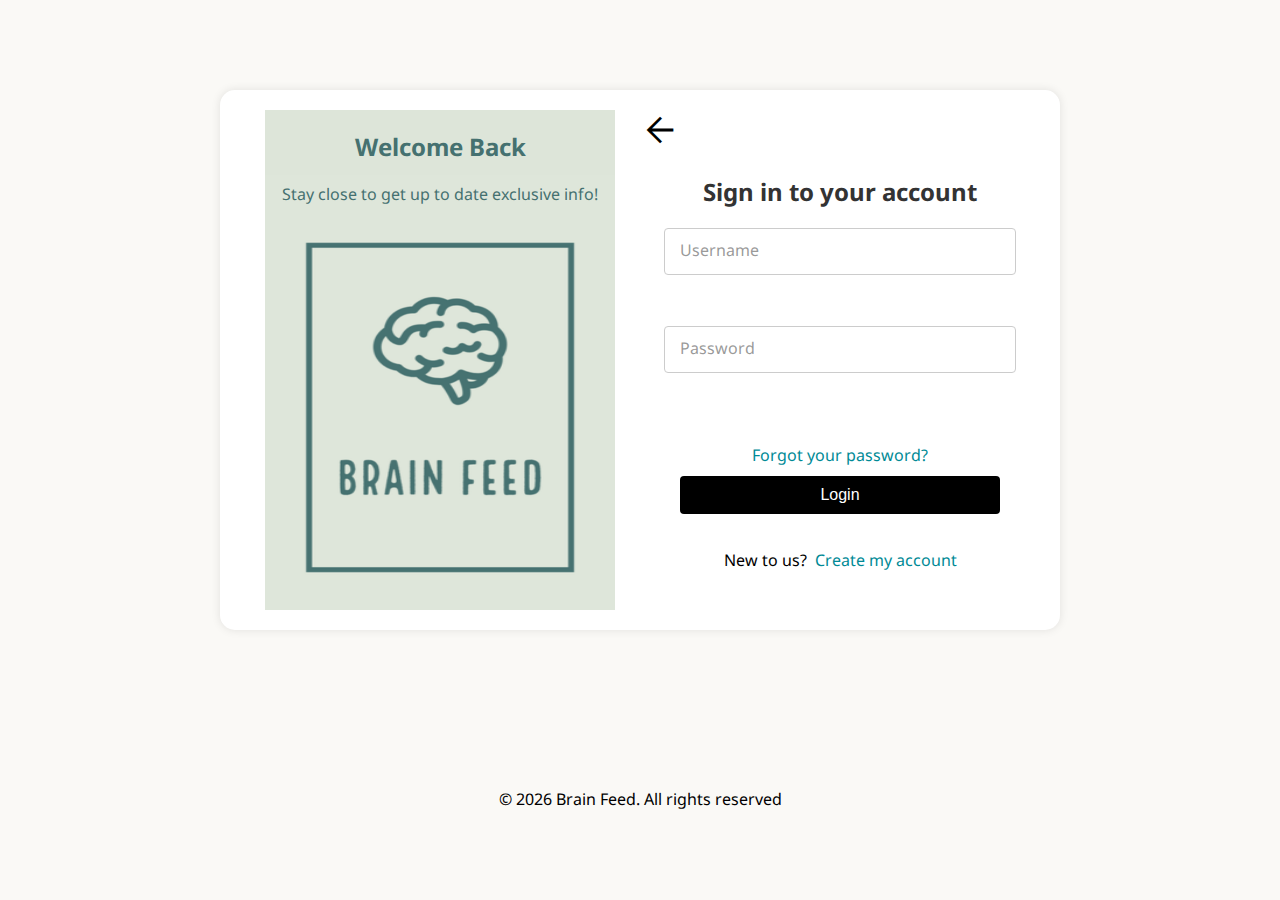
<file: webpages/login.html>
<!DOCTYPE html>
<html lang="en">
<head>
    <meta charset="UTF-8">
    <meta name="viewport" content="width=device-width, initial-scale=1.0">
    <title>Sign In - Brain Feed</title>
    <link rel="stylesheet", href="../css/loginsite.css">
    <link rel="icon" type="image/x-icon" href="../images/logo.png">
    <link rel="stylesheet" href="https://fonts.googleapis.com/css2?family=Material+Symbols+Outlined:opsz,wght,FILL,GRAD@24,400,0,0" />
</head>
<body>
    <div class="form-popup">    
        <div class="login-container">
            <div class="form-details">
                <h2>Welcome Back</h2>
                <p>Stay close to get up to date exclusive info!</p>
            </div>
            <div class="form-box">
                <div id="arrowback">
                    <a href="../index.html"><span class="material-symbols-outlined">arrow_back</span></a>
                </div>
                <div id="mobile-logo"><img src="../images/logo.png" alt="logo" height="80px" width="80px"></div>
                <h2>Sign in to your account</h2>
                <form action="#" method="post">
                    <div class="input-field">
                        <div class="input-box">
                            <input type="text" id="username" name="username" required>
                            <label for="username">Username</label>
                        </div>
                        <div class="error-msg">
                            <span id="usernameErrorMsg"></span>
                        </div>
                    </div>
                    <div class="input-field">
                        <div class="input-box">
                            <input type="password" id="password" name="password" required>
                            <label for="password">Password</label>
                        </div>
                        <div class="error-msg">
                            <span id="passwordErrorMsg"></span>
                        </div>
                    </div>
                    <div class="signin-field">
                        <a href="#">Forgot your password?</a>
                        <button id="login" type="button">Login</button>
                    </div>
                </form>
                <div class="bottomlink">
                    <span>New to us?</span>&nbsp;&nbsp;<a href="registration.html">Create my account</a>
                </div>
            </div>
        </div>
    </div>
    <footer>
        <div>
            <script>
                const today = new Date();
                document.write(`\u00A9 ${today.getFullYear()} Brain Feed. All rights reserved`);
            </script>
        </div>
    </footer>
    <script src="../js/loginValidate.js"></script>
</body>
</html>
</file>
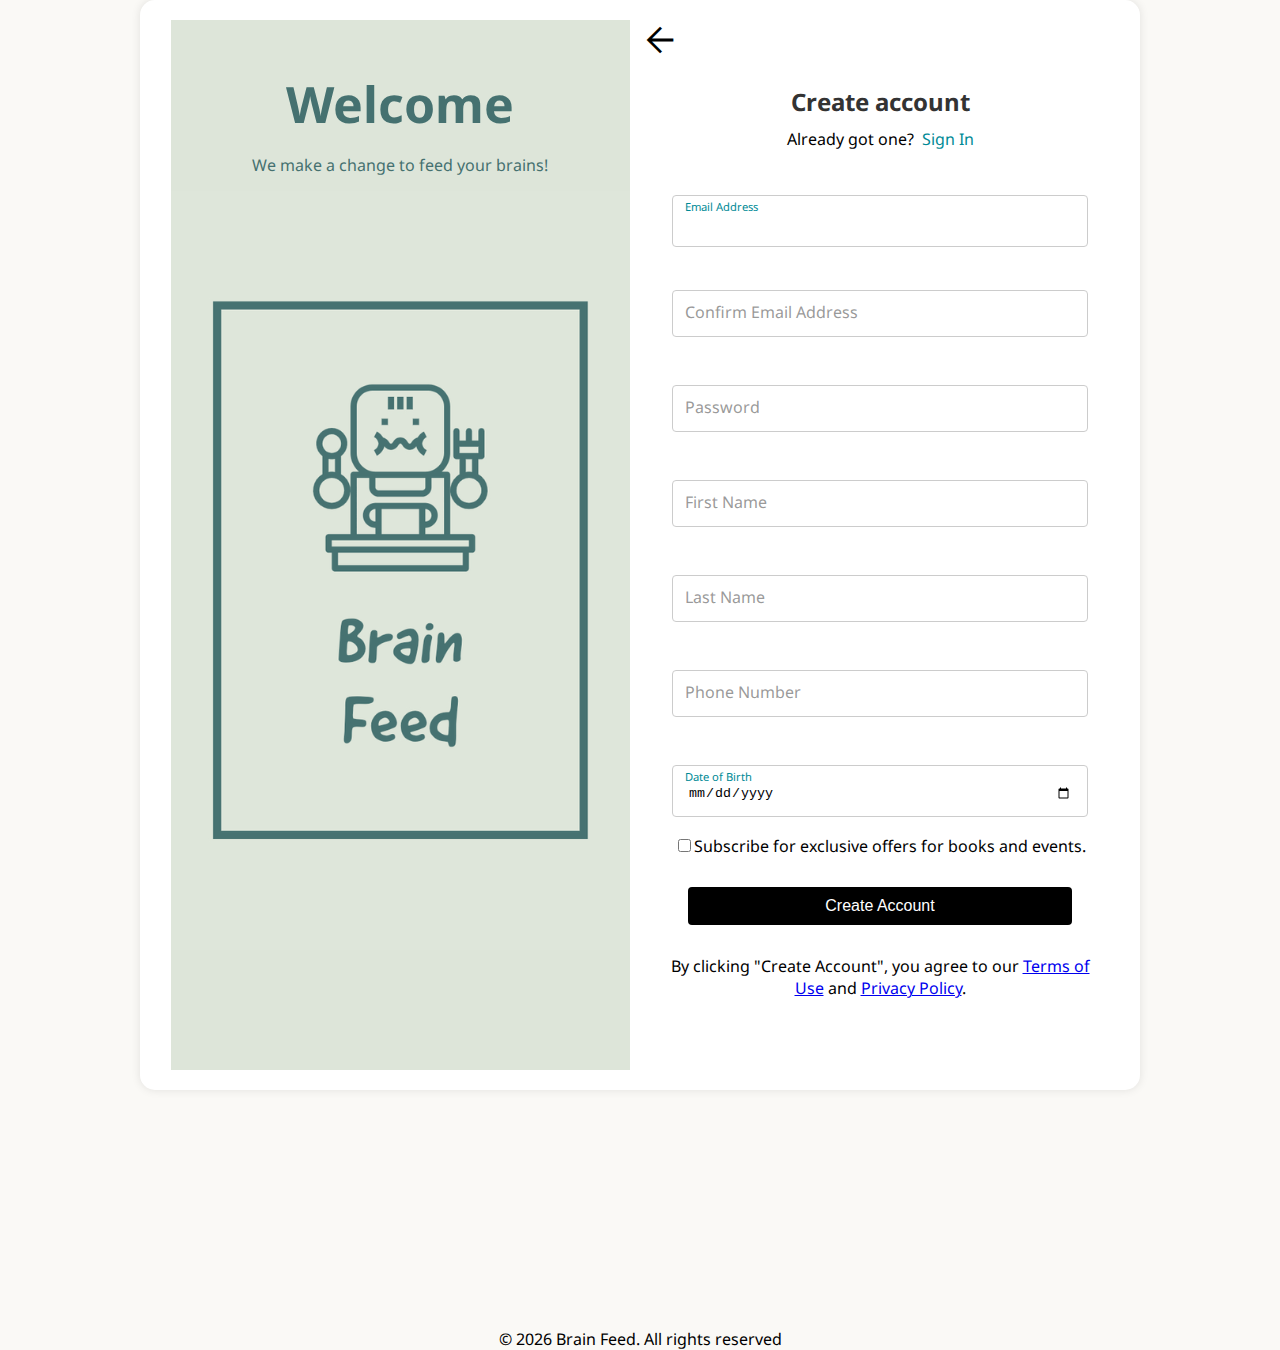
<file: webpages/registration.html>
<!DOCTYPE html>
<html lang="en">
<head>
    <meta charset="UTF-8">
    <meta name="viewport" content="width=device-width, initial-scale=1.0">
    <title>Registration - Brain Feed</title>
    <link rel="stylesheet", href="../css/regPage.css" >
    <link rel="icon" type="image/x-icon" href="../images/logo.png">
    <link rel="stylesheet" href="https://fonts.googleapis.com/css2?family=Material+Symbols+Outlined:opsz,wght,FILL,GRAD@24,400,0,0" />
</head>
<body>
    <div class="form-popup">
        <div class="login-container">
            <div class="form-details">
                <h2>Welcome</h2>
                <p>We make a change to feed your brains!</p>
            </div>
            <div class="form-box">
                <div id="arrowback">
                    <a href="../index.html"><span class="material-symbols-outlined">arrow_back</span></a>
                </div>
                <div id="mobile-logo">
                    <img src="../images/logo.png" alt="logo" height="80px" width="80px">
                </div>
                <h2>Create account</h2>
                <div class="bottomlink">
                    <span>Already got one?</span>&nbsp;&nbsp;<a href="login.html">Sign In</a>
                </div>
                <form action="#" method="post">
                    <div>
                        <div class="input-field">
                            <input type="email" id="email" name="email" required>
                            <label for="email">Email Address</label>
                        </div>
                        <div class="errorBox">
                            <span id="emailError"></span>
                        </div>
                    </div>
                    <div>
                        <div class="input-field">
                            <input type="email" id="emailConfirm" name="emailConfirm" required>
                            <label for="emailConfirmError">Confirm Email Address</label>
                        </div>
                        <div class="errorBox">
                            <span id="emailConfirmErrorMsg"></span>
                        </div>
                    </div>
                    <div>
                        <div class="input-field">
                            <input type="password" id="password" name="password" required>
                            <label for="password">Password</label>
                        </div>
                        <div class="errorBox">
                            <span id="passwdErrorMsg"></span>
                        </div>
                    </div>
                    <div>
                        <div class="input-field">
                            <input type="text" id="fname" name="fname" required>
                            <label for="fname">First Name</label>
                        </div>
                        <div class="errorBox">
                            <span id="fnameErrorMsg"></span>
                        </div>
                    </div>
                    <div>    
                        <div class="input-field">
                            <input type="text" id="lname" name="lname" required>
                            <label for="lname">Last Name</label>
                        </div>
                        <div class="errorBox">
                            <span id="lnameErrorMsg"></span>
                        </div>
                    </div>
                    <div>
                        <div class="input-field">
                            <input type="tel" id="phoneNum" name="phoneNum" pattern="[0-9]{3}[0-9]{3}[0-9]{4}" required>
                            <label for="phoneNum">Phone Number</label>
                        </div>
                        <div class="errorBox">
                            <span id="numErrorMsg"></span>
                        </div>
                    </div>
                    <div class="input-field">
                        <input type="date" name="birthYear" id="birthYear" value={expDate}>
                        <label for="birthYear">Date of Birth</label>
                        <span id="dobErrorMsg"></span>
                    </div>
                    <div class="subscription-checkbox">
                        <div>
                            <input type="checkbox" name="term-agree-checkbox" id="term-agree-checkbox" required>
                        </div>
                        <div>
                            <label id="term-agree-checkbox" for="term-agree-checkbox">Subscribe for exclusive offers for books and events.</label>
                        </div>
                    </div>
                    <div class="signin-field">
                        <button id="submit" type="button">Create Account</button>
                    </div>
                    <div class="term-agree-sentence">
                        <span>By clicking "Create Account", you agree to our <a href="#">Terms of Use</a> and <a href="#">Privacy Policy</a>.</span>
                    </div>
                </form>
            </div>
        </div>
    </div>
    <footer>
        <div>
            <script>
                const today = new Date();
                document.write(`\u00A9 ${today.getFullYear()} Brain Feed. All rights reserved`);
            </script>
        </div>
    </footer>
    <script src="../js/formValidate.js"></script>
</body>
</html>
</file>
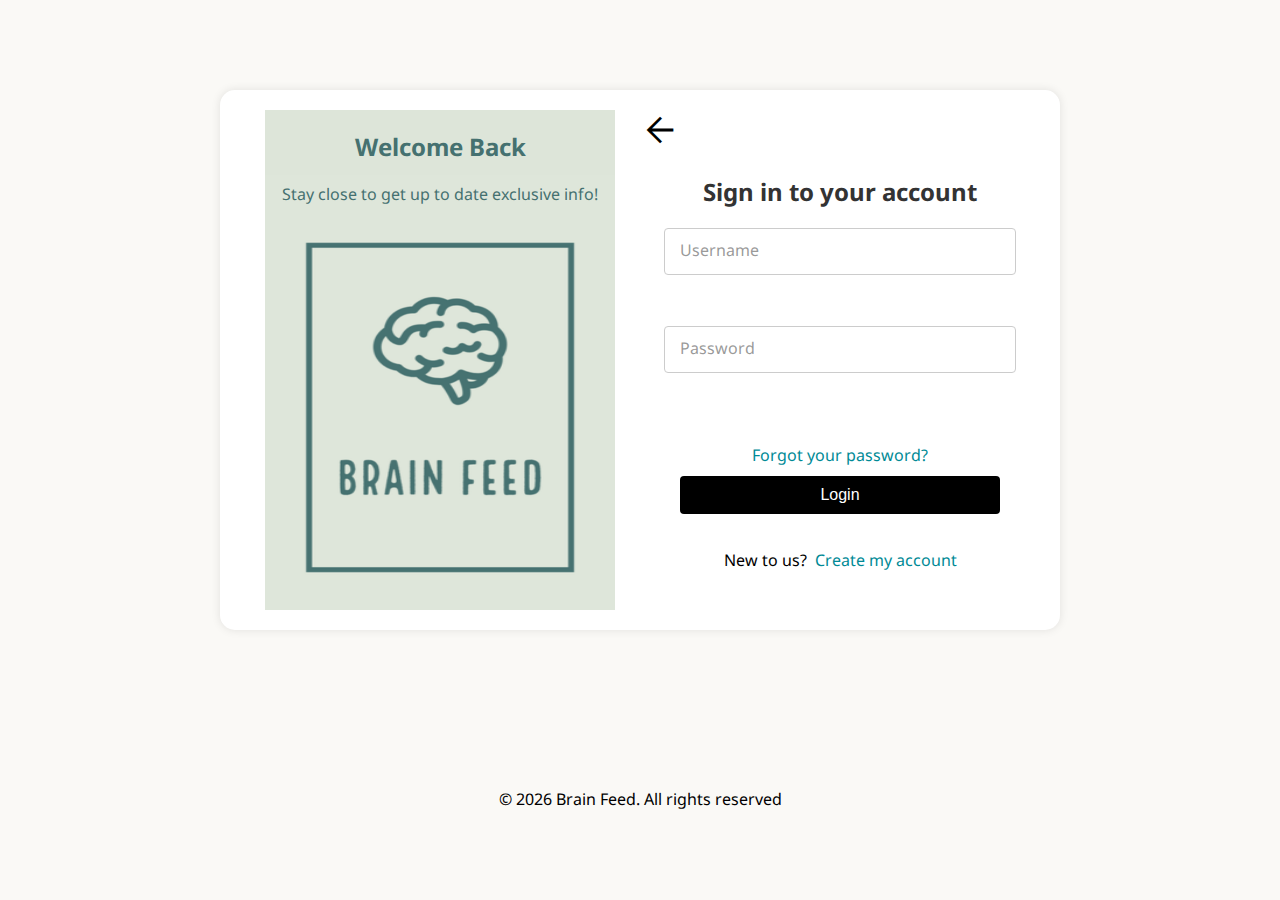
<file: webpages/contentpages/login.html>
<!DOCTYPE html>
<html lang="en">
<head>
    <meta charset="UTF-8">
    <meta name="viewport" content="width=device-width, initial-scale=1.0">
    <title>Sign In - Brain Feed</title>
    <link rel="stylesheet", href="../../css/loginsite.css">
    <link rel="icon" type="image/x-icon" href="images/logo.png">
    <link rel="stylesheet" href="https://fonts.googleapis.com/css2?family=Material+Symbols+Outlined:opsz,wght,FILL,GRAD@24,400,0,0" />
</head>
<body>
    <div class="form-popup">    
        <div class="login-container">
            <div class="form-details">
                <h2>Welcome Back</h2>
                <p>Stay close to get up to date exclusive info!</p>
            </div>
            <div class="form-box">
                <div id="arrowback">
                    <a href="../../index.html"><span class="material-symbols-outlined">arrow_back</span></a>
                </div>
                <div id="mobile-logo"><img src="../../images/logo.png" alt="logo" height="80px" width="80px"></div>
                <h2>Sign in to your account</h2>
                <form action="#" method="post">
                    <div class="input-field">
                        <div class="input-box">
                            <input type="text" id="username" name="username" required>
                            <label for="username">Username</label>
                        </div>
                        <div class="error-msg">
                            <span id="usernameErrorMsg"></span>
                        </div>
                    </div>
                    <div class="input-field">
                        <div class="input-box">
                            <input type="password" id="password" name="password" required>
                            <label for="password">Password</label>
                        </div>
                        <div class="error-msg">
                            <span id="passwordErrorMsg"></span>
                        </div>
                    </div>
                    <div class="signin-field">
                        <a href="#">Forgot your password?</a>
                        <button id="login" type="button">Login</button>
                    </div>
                </form>
                <div class="bottomlink">
                    <span>New to us?</span>&nbsp;&nbsp;<a href="registration.html">Create my account</a>
                </div>
            </div>
        </div>
    </div>
    <footer>
        <div>
            <script>
                const today = new Date();
                document.write(`\u00A9 ${today.getFullYear()} Brain Feed. All rights reserved`);
            </script>
        </div>
    </footer>
    <script src="../../js/loginValidate.js"></script>
</body>
</html>
</file>
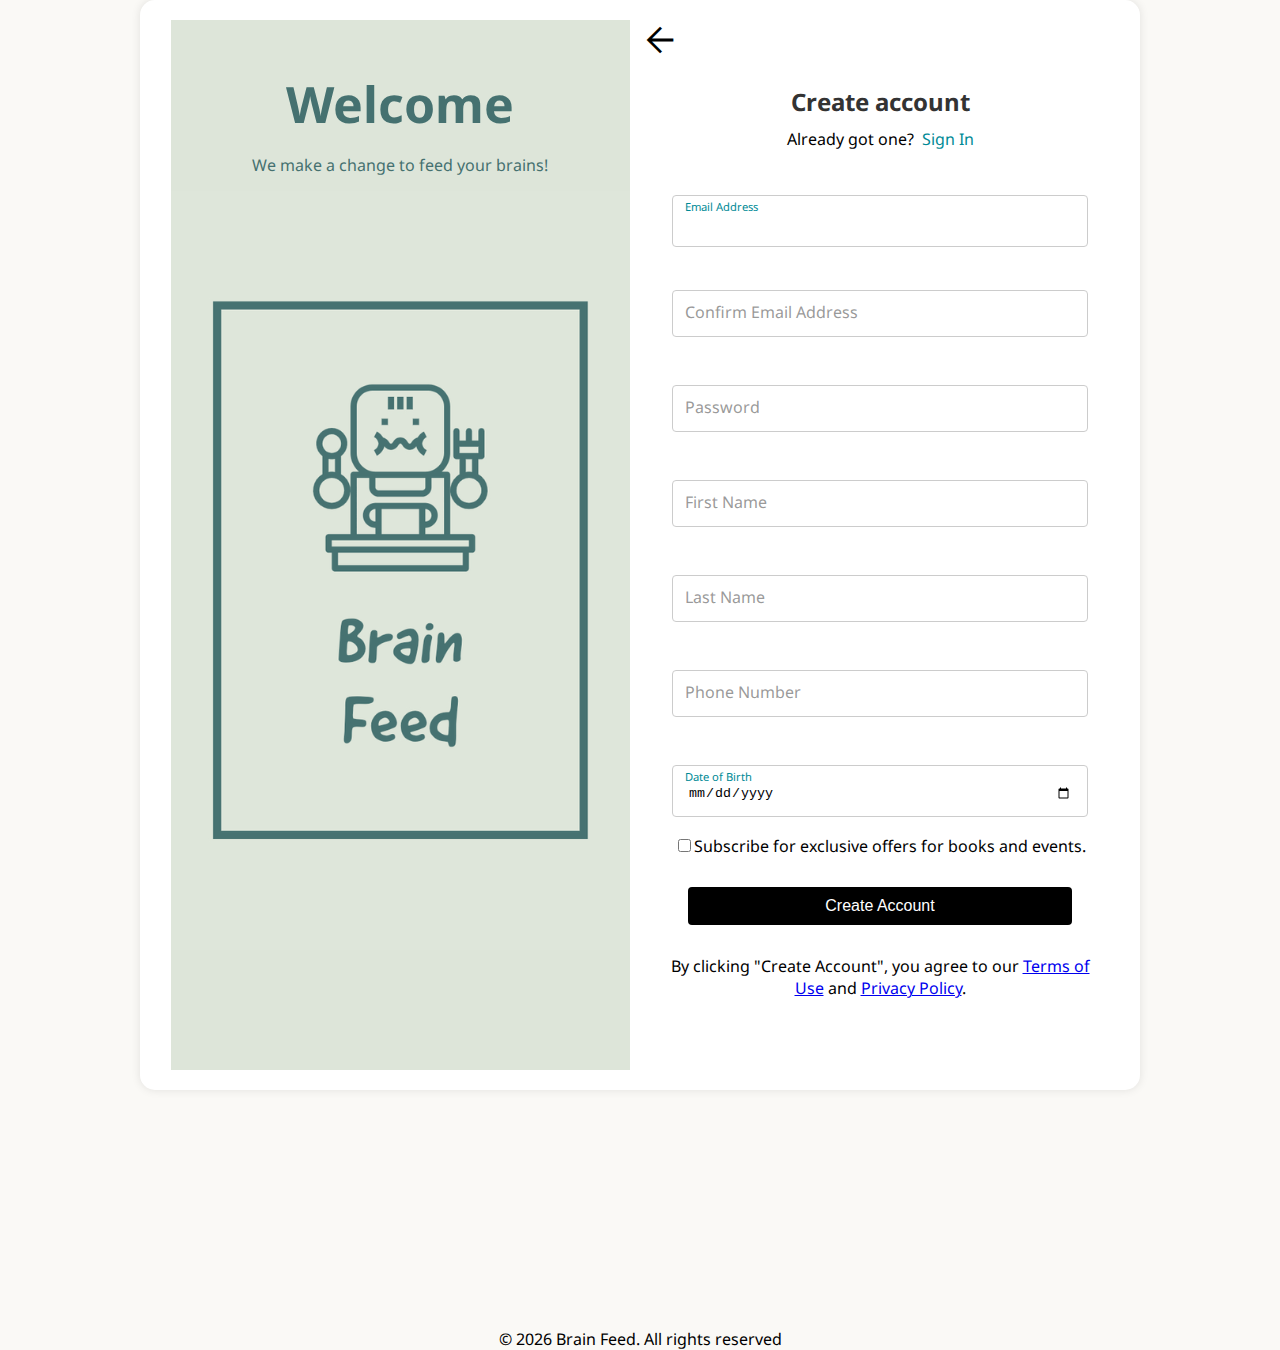
<file: webpages/contentpages/registration.html>
<!DOCTYPE html>
<html lang="en">
<head>
    <meta charset="UTF-8">
    <meta name="viewport" content="width=device-width, initial-scale=1.0">
    <title>Registration - Brain Feed</title>
    <link rel="stylesheet", href="../../css/regPage.css" >
    <link rel="icon" type="image/x-icon" href="images/logo.png">
    <link rel="stylesheet" href="https://fonts.googleapis.com/css2?family=Material+Symbols+Outlined:opsz,wght,FILL,GRAD@24,400,0,0" />
</head>
<body>
    <div class="form-popup">
        <div class="login-container">
            <div class="form-details">
                <h2>Welcome</h2>
                <p>We make a change to feed your brains!</p>
            </div>
            <div class="form-box">
                <div id="arrowback">
                    <a href="../../index.html"><span class="material-symbols-outlined">arrow_back</span></a>
                </div>
                <div id="mobile-logo">
                    <img src="../../images/logo.png" alt="logo" height="80px" width="80px">
                </div>
                <h2>Create account</h2>
                <div class="bottomlink">
                    <span>Already got one?</span>&nbsp;&nbsp;<a href="login.html">Sign In</a>
                </div>
                <form action="#" method="post">
                    <div>
                        <div class="input-field">
                            <input type="email" id="email" name="email" required>
                            <label for="email">Email Address</label>
                        </div>
                        <div class="errorBox">
                            <span id="emailError"></span>
                        </div>
                    </div>
                    <div>
                        <div class="input-field">
                            <input type="email" id="emailConfirm" name="emailConfirm" required>
                            <label for="emailConfirmError">Confirm Email Address</label>
                        </div>
                        <div class="errorBox">
                            <span id="emailConfirmErrorMsg"></span>
                        </div>
                    </div>
                    <div>
                        <div class="input-field">
                            <input type="password" id="password" name="password" required>
                            <label for="password">Password</label>
                        </div>
                        <div class="errorBox">
                            <span id="passwdErrorMsg"></span>
                        </div>
                    </div>
                    <div>
                        <div class="input-field">
                            <input type="text" id="fname" name="fname" required>
                            <label for="fname">First Name</label>
                        </div>
                        <div class="errorBox">
                            <span id="fnameErrorMsg"></span>
                        </div>
                    </div>
                    <div>    
                        <div class="input-field">
                            <input type="text" id="lname" name="lname" required>
                            <label for="lname">Last Name</label>
                        </div>
                        <div class="errorBox">
                            <span id="lnameErrorMsg"></span>
                        </div>
                    </div>
                    <div>
                        <div class="input-field">
                            <input type="tel" id="phoneNum" name="phoneNum" pattern="[0-9]{3}[0-9]{3}[0-9]{4}" required>
                            <label for="phoneNum">Phone Number</label>
                        </div>
                        <div class="errorBox">
                            <span id="numErrorMsg"></span>
                        </div>
                    </div>
                    <div class="input-field">
                        <input type="date" name="birthYear" id="birthYear" value={expDate}>
                        <label for="birthYear">Date of Birth</label>
                        <span id="dobErrorMsg"></span>
                    </div>
                    <div class="subscription-checkbox">
                        <div>
                            <input type="checkbox" name="term-agree-checkbox" id="term-agree-checkbox" required>
                        </div>
                        <div>
                            <label id="term-agree-checkbox" for="term-agree-checkbox">Subscribe for exclusive offers for books and events.</label>
                        </div>
                    </div>
                    <div class="signin-field">
                        <button id="submit" type="submit">Create Account</button>
                    </div>
                    <div class="term-agree-sentence">
                        <span>By clicking "Create Account", you agree to our <a href="#">Terms of Use</a> and <a href="#">Privacy Policy</a>.</span>
                    </div>
                </form>
            </div>
        </div>
    </div>
    <footer>
        <div>
            <script>
                const today = new Date();
                document.write(`\u00A9 ${today.getFullYear()} Brain Feed. All rights reserved`);
            </script>
        </div>
    </footer>
    <script src="../../js/formValidate.js"></script>
</body>
</html>
</file>
<file: css/site.css>
@import url('https://fonts.googleapis.com/css2?family=Noto+Sans&family=Roboto+Slab&display=swap');

@font-face {
    font-family: 'Noto Sans', sans-serif;
    src: url(https://fonts.googleapis.com/css2?family=Noto+Sans&family=Roboto+Slab&display=swap);
  }

body {
    margin:0;
    font-family: 'Noto Sans', sans-serif;
}

#headertopbanner {
    background-color: black;
    height: 3em;
}

.marquee{
    margin: 0 auto;
    will-change: transform;
    animation-name: marquee;
    animation-duration: 25s;
    animation-timing-function: linear;
    animation-iteration-count: infinite;
    animation-direction: normal;
}

@keyframes marquee {
	from {
		transform: translateX(calc(50vw + 50%));
	}
	to {
		transform: translateX(calc(-50vw + -50%));
	}
}

#headertopbanner {
    color: azure;
    font-family: 'Noto Sans', sans-serif;
    display: flex;
    justify-content: center;
    align-items: center;
}

#headertop {
    display: flex;
    justify-content:end;
    align-items: center;
    font-family: 'Noto Sans', sans-serif;
    width: 100%;
    height: 3em;
    background-color: #FAF9F6;
}

#headertop a {
    margin-right: 1em;
    padding: 10px;
    text-decoration: none;
    color: black;
}

#headertop a:hover {
    color: #008a96;
}

#search {
    position: relative;
    display: flex;
    justify-content:space-between;
    align-items: center;
    width: 100%;
    background-color: #FAF9F6;
}

.logo {
    margin-left: 30px;
    margin-right: 100px;
}

#function {
    width: 100%;
}

/* #searchingBar {
    width: 70%;
    display: flex;
    justify-content: center;
} */


#searchingBar input {
    box-sizing: border-box;
    padding-right: 80px;
    padding-left: 14px;
    height: 3em;
    width: 80%;
    border: none;
    font-size: 18px;
    outline: none;
}


#searchingBar form {
    display: flex;
    align-items: center;
    width: 600px;
    border-radius: 28px;
    border: 2px gray solid;
    background-color: white;
}

#searchingBar span {
    padding-left: 14px;
}

.navbar-head a:hover,
#function span:hover,
#searchingBar span:hover,
#subscription svg:hover,
#disclaimer a:hover,
.navbar-foot a:hover{
    color: #008a96;
}

#mainbanner a{
    display: flex;
    justify-content: center;
    align-items: center;
    margin: 2em 0;
}

#function {
    display: flex;
    max-width: 200px;
    width: 100%;
}

.header-icons {
    color: black;
    padding: 10px 10px;
}

.navbar-head {
    font-family: 'Noto Sans', sans-serif;
    padding: 1.5em 0 1.5em 0;
    border-bottom: 1px gray solid;
    background-color: #FAF9F6;
}

.navbar-head nav{
    display: flex;
    justify-content: center;
    align-items: center;
    width: 100%;
}

.navbar-head a{
    text-decoration: none;
    color: black;
    margin: 0 20px;
    font-size: 18px;
    font-family: 'Noto Sans', sans-serif;
}

#greeting h3, #greeting p {
    margin: 0 50px 15px 50px;
    font-family: 'Noto Sans', sans-serif;
}

.subheading{
    margin-top: 50px;
}

#newR {
    margin: 10px 20px 40px 20px;
    display: flex;
}

#welcome {
    margin: 25px;
    padding-bottom: 20px;
}


h2 {
    font-family: 'Noto Sans', sans-serif;
    color: #006d77;
    letter-spacing: 0.5px;
    margin: 20px 20px 0px 30px;
}

#logo {
    float: left;
    padding-right: 10px;
}

#shortdesc {
    font-style: italic;
    font-family: 'Noto Sans', sans-serif;
    font-size: medium;
    overflow: auto;
}

.newrelease {
    width: 32%;
    height: 600px;
    margin: 10px;
    padding: 10px;
    border: 1px solid #ccc;
    box-sizing: border-box;
    box-shadow: 1px 1px 10px #09859078;
    display: flex;
    flex-direction: column;
    align-items: center;
    justify-content: center;
}

.newrelease h4 {
    font-size: larger;
}

#newR h3 {
    height: 20%;
    font-size: x-large;
    text-align: center;
}

#event {
    clear: left;
    margin: 0px 20px;
    display: flex;

}

#event section {
    width: 47%;
    margin: 10px;
    padding: 5px;
    border: 1px solid #ccc;
    float: left;
    box-sizing: border-box;
    box-shadow: 1px 1px 10px #09859078;
}

.social {
    border-top: 1px gray solid;
    font-family: 'Noto Sans', sans-serif;
    background-color: #FAF9F6;
    display: flex;
    flex-direction: column;
    padding-top: 2em;
    margin-top: 2em;
}

.navbar-foot nav{
    display: flex;
    flex-direction: column;
}

.navbar-foot span{
    font-weight: 800;
    font-family: 'Noto Sans', sans-serif;
    color: rgb(28, 28, 28);
    padding-bottom: 10px;
}

.navbar-foot a{
    text-decoration: none;
    font-family: 'Noto Sans', sans-serif;
    color: rgb(71, 71, 71);
    margin-bottom: 5px;
}

#social-content a{
    color: black;
}

#disclaimer {
    display: flex;
    justify-content: center;
    align-items: center;
    margin: 1em 0 1em 0;
}

#disclaimer a{
    text-decoration: none;
    color: black;
}

#subscription a {
    text-decoration: none;
    color: black;
}

#subscription nav {
    margin-top: 10px;
}

.linksnsubscribe {
    display: flex;
    justify-content: space-evenly;
    align-items: center;
}

.subbutton {
    border: 2px solid #3899a2;
    background-color: #3899a2;
}

@media screen and (max-width: 768px) {
    #headertop {
        display: none;
    }

    #search {
        display: grid;
        grid-template-columns: repeat(3, 1fr);
        grid-template-rows: 1fr 1fr;
    }

    .logo {
        margin: 0 10px;
    }

    #searchingBar {
        grid-column: 1/4;
        grid-row: 2/3;
        width: 100%;
        margin-left: 0px;
    }

    #searchingBar form{
        width: 90%;
        margin-left: 2em;
    }

    #function {
        grid-column: 3/4;
        grid-row: 1/2;
    }

    .navbar-head nav {
        display: flex;
        flex-direction: column;
        align-items: center;
    }

    .navbar-head a {
        margin-bottom: 0.5em;
        text-transform: uppercase;
        font-size: 20px;
    }

    #newR {
        display: grid;
        grid-template-columns: 1fr;
        grid-template-rows: 4fr;
    }

    #newR section {
        grid-column: 1/3;
        height: auto;
        width: 90%;
        display: flex;
        flex-direction: column;
        justify-content: center;
        align-items: center;
    }

    #event {
        display: grid;
        grid-template-columns: 1fr;
        grid-template-rows: 4fr;
    }

    #event section {
        height: auto;
        width: 90%;
        display: flex;
        flex-direction: column;
        justify-content: center;
        align-items: center;
    }

    .events {
        width: 300px;
    }
    .events p{
        margin: 0;
    }

    .navbar-foot {
        display: none;
    }

    .linksnsubscribe {
        margin-bottom: 2em;
    }



}
</file>
<file: css/loginsite.css>
@import url('https://fonts.googleapis.com/css2?family=Noto+Sans&family=Roboto+Slab&display=swap');

@font-face {
    font-family: 'Noto Sans', sans-serif;
    src: url(https://fonts.googleapis.com/css2?family=Noto+Sans&family=Roboto+Slab&display=swap);
  }

body {
    font-family: 'Noto Sans', sans-serif;
    background-color: #FAF9F6;
    margin: 0;
    display: flex;
    flex-direction: column;
    justify-content: center;
    align-items: center;
    width: 100%;
    height: 100vh;
}

#mobile-logo {
    display: none;
}

.form-popup{
    display: flex;
    justify-content: center;
    align-items: center;
    max-width: 1000px;
    width: 80%;
}

.login-container {
    background-color: #fff;
    border-radius: 15px;
    box-shadow: 0 0 10px rgba(0, 0, 0, 0.1);
    padding: 20px;
    text-align: center;
    width: 100%;
    max-width: 800px;
    height: 500px;
    display: flex;
}


.form-details, .form-box {
    width: 100%;
}

.form-details {
    background-image: url("../images/info_pic_v2.png"); /* from: https://express.adobe.com/express-apps/logo-maker/preview*/
    background-size: 350px 500px;
    background-repeat: no-repeat;
    background-position: center;
    color: #457170;
}

.form-details h2 {
    color: #457170;
}

.form-details p {
    margin: 16px 5px;
}

h2 {
    color: #333;
    font-family: 'Noto Sans', sans-serif;
}

#arrowback {
    display: flex;
}

#arrowback span{
    font-size: 40px;
    color: black;
}

#arrowback span:hover{
    color: #008a96;
}

form {
    display: flex;
    flex-direction: column;
}

label {
    text-align: left;
    font-family: 'Noto Sans', sans-serif;
}

form .input-field {
    height: 100%;
    width: 100%;
    margin-bottom: 25px;
    position: relative;
    color: rgba(136, 136, 136, 0.859);
}

form .input-field input {
    padding: 10px;
    /* margin-bottom: 10px; */
    border: 1px solid #ccc;
    border-radius: 4px;
    padding: 0 15px;
    outline: none;
    height: 45px;
    width: 80%;
    margin-bottom: 2%;
}

.input-field input:is(:focus, :valid) {
    padding: 5px 15px 0;
}


form .input-field label{
    position: absolute;
    top: 30%;
    left: 10%;
    transform: translateY(-50%);
    pointer-events: none;
    transition: 0.2s ease;
}

.input-field input:is(:focus, :valid) ~ label {
    font-size: 0.7rem;
    transform: translateY(-120%);
    color: #008a96;
}

button {
    padding: 10px;
    background-color: #000000;
    color: #fff;
    border: none;
    border-radius: 4px;
    cursor: pointer;
    font-size: 16px;
    width: 80%;
    margin: 10px 0;
}

form .signin-field {
    margin-top: 20px;
}

form .signin-field a,
.bottomlink a{
    text-decoration: none;
    color: #008a96;;
}

.error-msg {
    color: red;
    font-size: small;
    text-align: left;
}

.error-msg span {
    margin-left: 10%;
}

button:hover {
    background-color: rgb(34, 177, 139);
}

.bottomlink {
    margin-top: 25px;
}

footer {
    display: flex;
    align-items: end;
    height: 20%;
}

@media screen and (max-width: 768px) {
    .form-details {
        display: none;
    }

    #mobile-logo {
        display:block;
    }

    .login-container {
        max-height: 700px;
        height: 100%;
    }
}
</file>
<file: css/regPage.css>
@import url('https://fonts.googleapis.com/css2?family=Noto+Sans&family=Roboto+Slab&display=swap');

@font-face {
    font-family: 'Noto Sans', sans-serif;
    src: url(https://fonts.googleapis.com/css2?family=Noto+Sans&family=Roboto+Slab&display=swap);
  }


body {
    font-family: 'Noto Sans', sans-serif;
    background-color: #FAF9F6;
    margin: 0;
    display: flex;
    flex-direction: column;
    justify-content: center;
    align-items: center;
    height: 150vh;
}

.form-popup{
    display: flex;
    justify-content: center;
    align-items: center;
    max-width: 1000px;
    width: 80%;
}

.login-container {
    background-color: #fff;
    border-radius: 15px;
    box-shadow: 0 0 10px rgba(0, 0, 0, 0.1);
    padding: 20px;
    text-align: center;
    max-width: 2000px;
    width: 100%;
    height: 1050px;
    display: flex;
}

.form-details, .form-box {
    width:100%;
}

.form-details {
    background-image: url("../images/info_pic_regform.png"); /*reference from: https://express.adobe.com/express-apps/logo-maker/preview*/
    background-size: 459px 1050px;
    background-repeat: no-repeat;
    background-position: center;
    color: #457170;
}

.form-details h2 {
    color: #457170;
    font-size: 50px;
    margin-top: 50px;
}

h2 {
    color: #333;
    font-family: 'Noto Sans', sans-serif;
    margin-bottom: 10px;
}

#mobile-logo {
    display: none;
}

#arrowback {
    display: flex;
}

#arrowback span{
    font-size: 40px;
    color: black;
}

#arrowback span:hover{
    color: #008a96;
}

form {
    display: flex;
    flex-direction: column;
}

label {
    text-align: left;
    font-family: 'Noto Sans', sans-serif;
}

.errorBox {
    padding-left: 35px;
    text-align: left;
    height: 20px;
}

.errorBox span {
    color: red;
    font-size: smaller;
}

form .input-field {
    height: 50px;
    width: 100%;
    margin-top: 25px;
    position: relative;
    color: rgba(136, 136, 136, 0.859);
}

form .input-field input {
    padding: 10px;
    margin-bottom: 15px;
    border: 1px solid #ccc;
    border-radius: 4px;
    padding: 0 15px;
    outline: none;
    height: 90%;
    width: 80%;
}

.input-field input:is(:focus, :valid) {
    padding: 5px 15px 0;
}


form .input-field label{
    position: absolute;
    top: 45%;
    left: 45px;
    transform: translateY(-50%);
    pointer-events: none;
    transition: 0.2s ease;
}

.input-field input:is(:focus, :valid) ~ label {
    font-size: 0.7rem;
    transform: translateY(-120%);
    color: #008a96;
}

button {
    padding: 10px;
    background-color: #000000;
    color: #fff;
    border: none;
    border-radius: 4px;
    cursor: pointer;
    font-size: 16px;
    width: 80%;
    margin: 10px 0;
}

form .signin-field {
    margin-top: 20px;
}

form .signin-field a,
.bottomlink a{
    text-decoration: none;
    color: #008a96;;
}

button:hover {
    background-color: rgb(34, 177, 139);
}

.bottomlink {
    margin-bottom: 20px;
}

form .subscription-checkbox {
    display: flex;
    justify-content: center;
    padding: 0 20px;
    margin-top: 20px;
}

.term-agree-sentence {
    margin-top: 20px;
    padding: 0 20px;
}

footer {
    display: flex;
    align-items: end;
    height: 20%;
}



@media screen and (max-width: 768px) {
    .form-details {
        display: none;
    }

    #mobile-logo {
        display:block;
    }

}
</file>
<file: css/books.css>
@import url('https://fonts.googleapis.com/css2?family=Noto+Sans&family=Roboto+Slab&display=swap');

@font-face {
    font-family: 'Noto Sans', sans-serif;
    src: url(https://fonts.googleapis.com/css2?family=Noto+Sans&family=Roboto+Slab&display=swap);
  }
body {
    margin: 0;
}
#books{
    display:grid;
    grid-template-columns: 24% 24% 24% 24%;
}
section{
    text-align: center;
    font-family: 'Noto Sans', sans-serif;
    margin: 10px 0;
}
h2{
    width: 100%;
    text-align: center;
    background-color: #FAF9F6;
    padding: 10px 0;
    font-size: 1.5em;
    color: #008a96;
    font-family: 'Noto Sans', sans-serif;
}
table {
    width: 100%;
    font-family:'Noto Sans', sans-serif;
    border-collapse: collapse;
}
table tr:nth-child(even) {
    background-color: #e2e2e2;
}
table tr:nth-child(odd) {
    background-color: #FAF9F6;
}
th, td {
    padding: 10px;
    border: 1px solid #929292;
    text-align: left;
}
th {
    background-color: #86b5ba;
    color: white;
    font-style: italic;
}
tr a {
    text-decoration: none;
    color: black;
}
tr a:hover {
    color: #008a96;
}
#headertopbanner {
    background-color: black;
    height: 3em;
    color: azure;
    font-family:'Noto Sans', sans-serif;
    display: flex;
    justify-content: center;
    align-items: center;
}
.marquee{
    margin: 0 auto;
    will-change: transform;
    animation-name: marquee;
    animation-duration: 25s;
    animation-timing-function: linear;
    animation-iteration-count: infinite;
    animation-direction: normal;
}
@keyframes marquee {
	from {
		transform: translateX(calc(50vw + 50%));
	}
	to {
		transform: translateX(calc(-50vw + -50%));
	}
}
#headertop {
    display: flex;
    justify-content:end;
    align-items: center;
    font-family:'Noto Sans', sans-serif;
    width: 100%;
    height: 3em;
    background-color: #FAF9F6;
}
#headertop a {
    margin-right: 1em;
    padding: 10px;
    text-decoration: none;
    color: black;
}
#headertop a:hover {
    color: #008a96;
}
#search {
    position: relative;
    display: flex;
    align-items: center;
    justify-content: space-between;
    width: 100%;
    background-color: #FAF9F6;
}
.logo {
    margin-left: 30px;
    margin-right: 100px;
}

#function {
    width: 100%;
}

/* #searchingBar {
    width: 70%;
    display: flex;
    justify-content: center;
} */
#searchingBar input {
    box-sizing: border-box;
    padding-right: 80px;
    padding-left: 14px;
    height: 3em;
    width: 80%;
    border: none;
    font-size: 18px;
    outline: none;
}
#searchingBar form {
    display: flex;
    align-items: center;
    width: 600px;
    border-radius: 28px;
    border: 2px gray solid;
    background-color: white;
}
#searchingBar span {
    padding-left: 14px;
}
.navbar-head a:hover,
#function span:hover,
#searchingBar span:hover,
#subscription svg:hover,
#disclaimer a:hover,
.navbar-foot a:hover{
    color: #008a96;
}
#function {
    display: flex;
    width: 200px;
}
.header-icons {
    color: black;
    padding: 10px 10px;
}
.navbar-head {
    font-family:'Noto Sans', sans-serif;
    padding: 1.5em 0 1.5em 0;
    border-bottom: 1px gray solid;
    background-color: #FAF9F6;
}
.navbar-head nav{
    display: flex;
    justify-content: center;
    align-items: center;
    width: 100%;
}
.navbar-head a {
    text-decoration: none;
    color: black;
    font-size: 18px;
    margin: 0 20px;
    font-size: 18px;
    font-family: 'Noto Sans', sans-serif;
}
.social {
    border-top: 1px gray solid;
    font-family:'Noto Sans', sans-serif;
    background-color: #FAF9F6;
    display: flex;
    flex-direction: column;
    padding-top: 2em;
    margin-top: 2em;
}
.navbar-foot nav{
    display: flex;
    flex-direction: column;
}
.navbar-foot span{
    font-weight: 800;
    font-family:'Noto Sans', sans-serif;
    color: rgb(28, 28, 28);
    padding-bottom: 10px;
}
.navbar-foot a{
    text-decoration: none;
    font-family:'Noto Sans', sans-serif;
    color: rgb(71, 71, 71);
    margin-bottom: 5px;
}
#disclaimer {
    display: flex;
    justify-content: center;
    align-items: center;
    margin: 1em 0 1em 0;
}

#disclaimer a{
    text-decoration: none;
    color: black;
}
#subscription a {
    text-decoration: none;
    color: black;
}
#subscription nav {
    margin-top: 10px;
}
.linksnsubscribe {
    display: flex;
    justify-content: space-evenly;
    align-items: center;
}
.subbutton {
    border: 2px solid #3899a2;
    background-color: #3899a2;
}

@media all and (max-width:768px) {
    #books{
        display:grid;
        grid-template-columns: 45% auto;
    }
    section{
        text-align: center;
        font-family: 'Noto Sans', sans-serif;
        margin: 10px 0;
    }
    th, td {
        padding: 5px;
        text-align:center;
    }
    th {
        background-color: #4ab8a9;
        color: white;
    }
    #headertop {
        display: none;
    }
    #search {
        display: grid;
        grid-template-columns: repeat(3, 1fr);
        grid-template-rows: 1fr 1fr;
    }
    .logo {
        margin: 0 10px;
    }
    #searchingBar {
        grid-column: 1/4;
        grid-row: 2/3;
        width: 100%;
        margin-left: 0px;
    }
    #searchingBar form{
        width: 90%;
        margin-left: 2em;
    }
    #function {
        grid-column: 3/4;
        grid-row: 1/2;
    }
    .navbar-head nav {
        display: flex;
        flex-direction: column;
        align-items: center;
        justify-content: center;
    }
    .navbar-head a {
        margin-bottom: 0.5em;
        text-transform: uppercase;
        font-size: 20px;
    }
    .navbar-foot {
        display: none;
    }
    .linksnsubscribe {
        margin-bottom: 2em;
    }
}
</file>
<file: css/style.css>
@import url('normalize.css');

@font-face {
  font-family: 'icon';
  src: url("font/icon.eot");
  src:
	url("font/icon.eot?#iefix") format('embedded-opentype'),
	url("font/icon.woff") format('woff'),
	url("font/icon.ttf") format('truetype'),
	url("font/icon.svg#icon") format('svg');
  font-weight: normal;
  font-style: normal;
}

@import url('https://fonts.googleapis.com/css2?family=Noto+Sans&family=Roboto+Slab&display=swap');

@font-face {
    font-family: 'Noto Sans', sans-serif;
    src: url(https://fonts.googleapis.com/css2?family=Noto+Sans&family=Roboto+Slab&display=swap);
  }

#book1{
	background-image: url("../images/Tupac\ Shakur\ cover.jpeg");
}
#book2{
	background-image: url("../images/Leafs\ 365\ cover.webp");
}
#book3{
	background-image: url("../images/Goth\ cover.jpeg");
}
#book4{
	background-image: url("../images/How\ to\ Be\ the\ Love\ You\ Seek-\ Break\ Cycles\,\ Find\ Peace\,\ and\ Heal\ Your\ Relationships.jpg");
}
#book5{
	background-image: url("../images/Paddington.webp");
}
#book6{
	background-image: url("../images/whaleletter.webp");
}
#book7{
	background-image: url("../images/BookOfCrosswords.webp");
}
#book8{
	background-image: url("../images/cookLikeAncestors.webp");
}
#book9{
	background-image: url("../images/gentleman\'sGambit.jpeg");
}
#book10{
	background-image: url("../images/poleAndOtherStories.webp");
}

header{
	height: 20%;
}

footer{
	position: absolute;
	bottom: 0;
	width: 100%;
	height: 20%;
}

#headertopbanner {
    background-color: black;
    height: 3em;
    color: azure;
    font-family:'Noto Sans', sans-serif;
    display: flex;
    justify-content: center;
    align-items: center;
}
.marquee{
    margin: 0 auto;
    will-change: transform;
    animation-name: marquee;
    animation-duration: 25s;
    animation-timing-function: linear;
    animation-iteration-count: infinite;
    animation-direction: normal;
}
@keyframes marquee {
	from {
		transform: translateX(calc(50vw + 50%));
	}
	to {
		transform: translateX(calc(-50vw + -50%));
	}
}
#headertop {
    display: flex;
    justify-content:end;
    align-items: center;
    font-family:'Noto Sans', sans-serif;
    width: 100%;
    height: 3em;
    background-color: #FAF9F6;
}
#headertop a {
    margin-right: 1em;
    padding: 10px;
    text-decoration: none;
    color: black;
}
#headertop a:hover {
    color: #008a96;
}
#search {
    position: relative;
    display: flex;
    align-items: center;
	justify-content:space-between;
    width: 100%;
    background-color: #FAF9F6;
}
.logo {
    margin-left: 30px;
    margin-right: 100px;
}

#function {
    width: 100%;
}

/* #searchingBar {
    width: 70%;
    display: flex;
    justify-content: center;
} */
#searchingBar input {
    box-sizing: border-box;
    padding-right: 80px;
    padding-left: 14px;
    height: 3em;
    width: 80%;
    border: none;
    font-size: 18px;
    outline: none;
}
#searchingBar form {
    display: flex;
    align-items: center;
    width: 600px;
    border-radius: 28px;
    border: 2px gray solid;
    background-color: white;
}
#searchingBar span {
    padding-left: 14px;
}
.navbar-head a:hover,
#function span:hover,
#searchingBar span:hover,
#subscription svg:hover,
#disclaimer a:hover,
.navbar-foot a:hover{
    color: #008a96;
}
#function {
    display: flex;
    width: 200px;
}
.header-icons {
    color: black;
    padding: 10px 10px;
}
.navbar-head {
    font-family:'Noto Sans', sans-serif;
    padding: 1.5em 0 1.5em 0;
    border-bottom: 1px gray solid;
    background-color: #FAF9F6;
}
.navbar-head nav{
    display: flex;
    justify-content: center;
    align-items: center;
    width: 100%;
}
.navbar-head a {
    text-decoration: none;
    color: black;
    font-size: 18px;
    margin: 0 20px;
    font-size: 18px;
    font-family: 'Noto Sans', sans-serif;
}
.social {
    border-top: 1px gray solid;
    font-family:'Noto Sans', sans-serif;
    background-color: #FAF9F6;
    display: flex;
    flex-direction: column;
    padding-top: 2em;
    margin-top: 2em;
}
.navbar-foot nav{
    display: flex;
    flex-direction: column;
}
.navbar-foot span{
    font-weight: 800;
    font-family:'Noto Sans', sans-serif;
    color: rgb(28, 28, 28);
    padding-bottom: 10px;
}
.navbar-foot a{
    text-decoration: none;
    font-family:'Noto Sans', sans-serif;
    color: rgb(71, 71, 71);
    margin-bottom: 5px;
}
#disclaimer {
    display: flex;
    justify-content: center;
    align-items: center;
    margin: 1em 0 1em 0;
}

#disclaimer a{
    text-decoration: none;
    color: black;
}
#subscription a {
    text-decoration: none;
    color: black;
}
#subscription nav {
    margin-top: 10px;
}
.linksnsubscribe {
    display: flex;
    justify-content: space-evenly;
    align-items: center;
}
.subbutton {
    border: 2px solid #3899a2;
    background-color: #3899a2;
}

.ps-container {
	position: absolute;
	width: 100%;
	height: 60%;
	overflow: hidden;
	color: #555;
	background: #fafafa;
}

.ps-container > div {
	position: absolute;
	width: 50%;
}

.ps-container > div > div,
.ps-slidewrapper > nav,
.ps-slides > div {
	position: absolute;
}

.ps-header {
	top: 0px;
	left: 0px;
	height: 180px;
	z-index: 1001;
	background: #fff;
}

.ps-header h1 {
	color: #ccc;
	text-transform: uppercase;
	line-height: 100px;
	margin: 0;
	padding: 0 50px;
	font-weight: 150;
	font-size: 44px;
	letter-spacing: 5px;
}

.ps-contentwrapper {
	top: 150px;
	bottom: 0px;
	overflow: hidden;
	z-index: 1000;
}

.ps-content {
	background: #fff;
	width: 100%;
	height: 100%;
	padding: 50px;
	overflow-y: scroll;
}

.ps-content h2 {
	padding: 10px 15px;
	text-transform: uppercase;
	border-right: 1px solid #f2f2f2;
	border-bottom: 1px solid #f2f2f2;
	letter-spacing: 4px;
	margin: 10px 0 30px;
	text-align: right;
	font-weight: 700;
}

.ps-content p {
	line-height: 46px;
	font-size: 24px;
	word-spacing: 2px;
	padding: 10px 15px;
	font-weight: 400;
	text-align: justify;
	border-left: 1px solid #f2f2f2;
	border-top: 1px solid #f2f2f2;
}

.ps-content span.ps-price {
	float: left;
	margin: 10px;
	width: 140px;
	height: 140px;
	line-height: 140px;
	text-align: center;
	color: #fff;
	background: #f7cfc6;
	background: rgba(247,197,185,0.8);
	font-size: 55px;
	font-weight: 200;
}

.ps-content a:last-child {
	font-size: 14px;
	font-weight: 700;
	color: #555;
	letter-spacing: 4px;
	float: right;
	border: 3px solid #555;
	padding: 3px;
	text-indent: 4px;
}

.no-touch .ps-content a:last-child:hover {
	color: #b2d79d;
	border-color: #b2d79d;
}

.ps-content a:last-child:before {
	content: '\53';
	font-family: 'icon';
	font-style: normal;
	font-weight: normal;
	padding-right: 5px;
}

.ps-slidewrapper {
	right: 0px;
	top: 0px;
	height: 100%;
	overflow: hidden;
}

.ps-slides {
	top: 0px;
	bottom: 200px;
	width: 100%;
}

.ps-slides > div {
	width: 100%;
	height: 100%;
	box-shadow: inset 0 0 0 9999px rgba(179,157,250,0.1);
}

.ps-slidewrapper > nav {
	width: 100%;
	height: 200px;
	bottom: 0px;
	right: 0px;
	z-index: 1000;
}

.ps-slidewrapper > nav > a {
	width: 50%;
	height: 100%;
	position: relative;
	float: left;
	box-shadow: inset 0 0 0 9999px rgba(207,227,206,0.8);
	outline: none;
}

.ps-slidewrapper > nav > a:first-child {
	box-shadow: inset 0 0 0 9999px rgba(233,217,141,0.8);
}

.no-touch .ps-slidewrapper > nav > a {
	-webkit-transition: box-shadow 0.4s ease-in-out;
	-moz-transition: box-shadow 0.4s ease-in-out;
	-ms-transition: box-shadow 0.4s ease-in-out;
	-o-transition: box-shadow 0.4s ease-in-out;
	transition: box-shadow 0.4s ease-in-out;
}

.no-touch .ps-slidewrapper > nav > a:hover {
	box-shadow: inset 0 0 0 9999px rgba(246,224,121,0.1);
}

.no-touch .ps-slidewrapper > nav > a:first-child:hover {
	box-shadow: inset 0 0 0 9999px rgba(249,15,15,0.1);
}

.ps-slidewrapper > nav > a:after {
	content: '';
	position: absolute;
	width: 100px;
	height: 100px;
	top: 50%;
	left: 50%;
	margin: -20px 0 0 -50px;
	-webkit-transform: rotate(45deg);
	-moz-transform: rotate(45deg);
	-o-transform: rotate(45deg);
	-ms-transform: rotate(45deg);
	transform: rotate(45deg);
	border-left: 1px solid #fff;
	border-top: 1px solid #fff;
}

.ps-slidewrapper > nav > a:first-child:after {
	-webkit-transform: rotate(-135deg);
	-moz-transform: rotate(-135deg);
	-o-transform: rotate(-135deg);
	-ms-transform: rotate(-135deg);
	transform: rotate(-135deg);
	margin: -80px 0 0 -50px;
}

.ps-slides > div,
.ps-slidewrapper > nav > a {
	background-color: #fff;
	background-position: center top;
	background-repeat: no-repeat;
	-webkit-background-size: auto 100%;
	-moz-background-size: auto 100%;
	background-size: auto 100%;
}

.ps-move {
	-webkit-transition: top 400ms ease-out;
	-moz-transition: top 400ms ease-out;
	-o-transition: top 400ms ease-out;
	-ms-transition: top 400ms ease-out;
	transition: top 400ms ease-out;
}

@media screen and (max-width: 860px) {
	footer{
		height: 5%;
	}
	#headertop {
        display: none;
    }
    #search {
        display: grid;
        grid-template-columns: repeat(3, 1fr);
        grid-template-rows: 1fr 1fr;
    }
    #searchingBar {
        grid-column: 1/4;
        grid-row: 2/3;
        width: 100%;
    }
	.logo {
        margin: 0 10px;
    }
    #searchingBar form{
        width: 90%;
        margin-left: 2em;
    }
    #function {
        grid-column: 3/4;
        grid-row: 1/2;
    }
    .navbar-head nav {
        display: flex;
        flex-direction: column;
        align-items: center;
        justify-content: center;
    }
    .navbar-head a {
        margin-bottom: 0.5em;
        text-transform: uppercase;
        font-size: 20px;
    }
    .navbar-foot {
        display: none;
    }
    .linksnsubscribe {
        margin-bottom: 2em;
    }

	.js .ps-container > div {
		width: 100%;
	}

	.js .ps-header {
		height: 50px;
	}

	.js .ps-header h1 {
		line-height: 50px;
		padding: 0px 20px;
		letter-spacing: 4px;
	}

	.js .ps-slides {
		bottom: 320px;
		top: 50px;
	}

	.js .ps-slidewrapper > nav {
		height: 100px;
	}

	.js .ps-contentwrapper {
		top: auto;
		height: 220px;
		bottom: 100px;
	}

	.js .ps-content {
		padding: 10px;
	}

	.js .ps-content h2 {
		border-right: none;
		text-transform: uppercase;
		font-size: 18px;
		margin: 10px 0;
		padding-top: 0;
	}

	.js .ps-content span.ps-price {
		font-size: 18px;
		width: 50px;
		height: 50px;
		line-height: 50px;
		font-weight: 700;
		margin-bottom: 0;
	}

	.js .ps-content p {
		line-height: 20px;
		border: none;
		padding: 5px 10px;
		height: 80px;
		overflow-y: scroll;
	}

	.js .ps-content a:last-child {
		font-size: 13px;
		margin: 10px 20px 0 0;
	}
}
</file>
